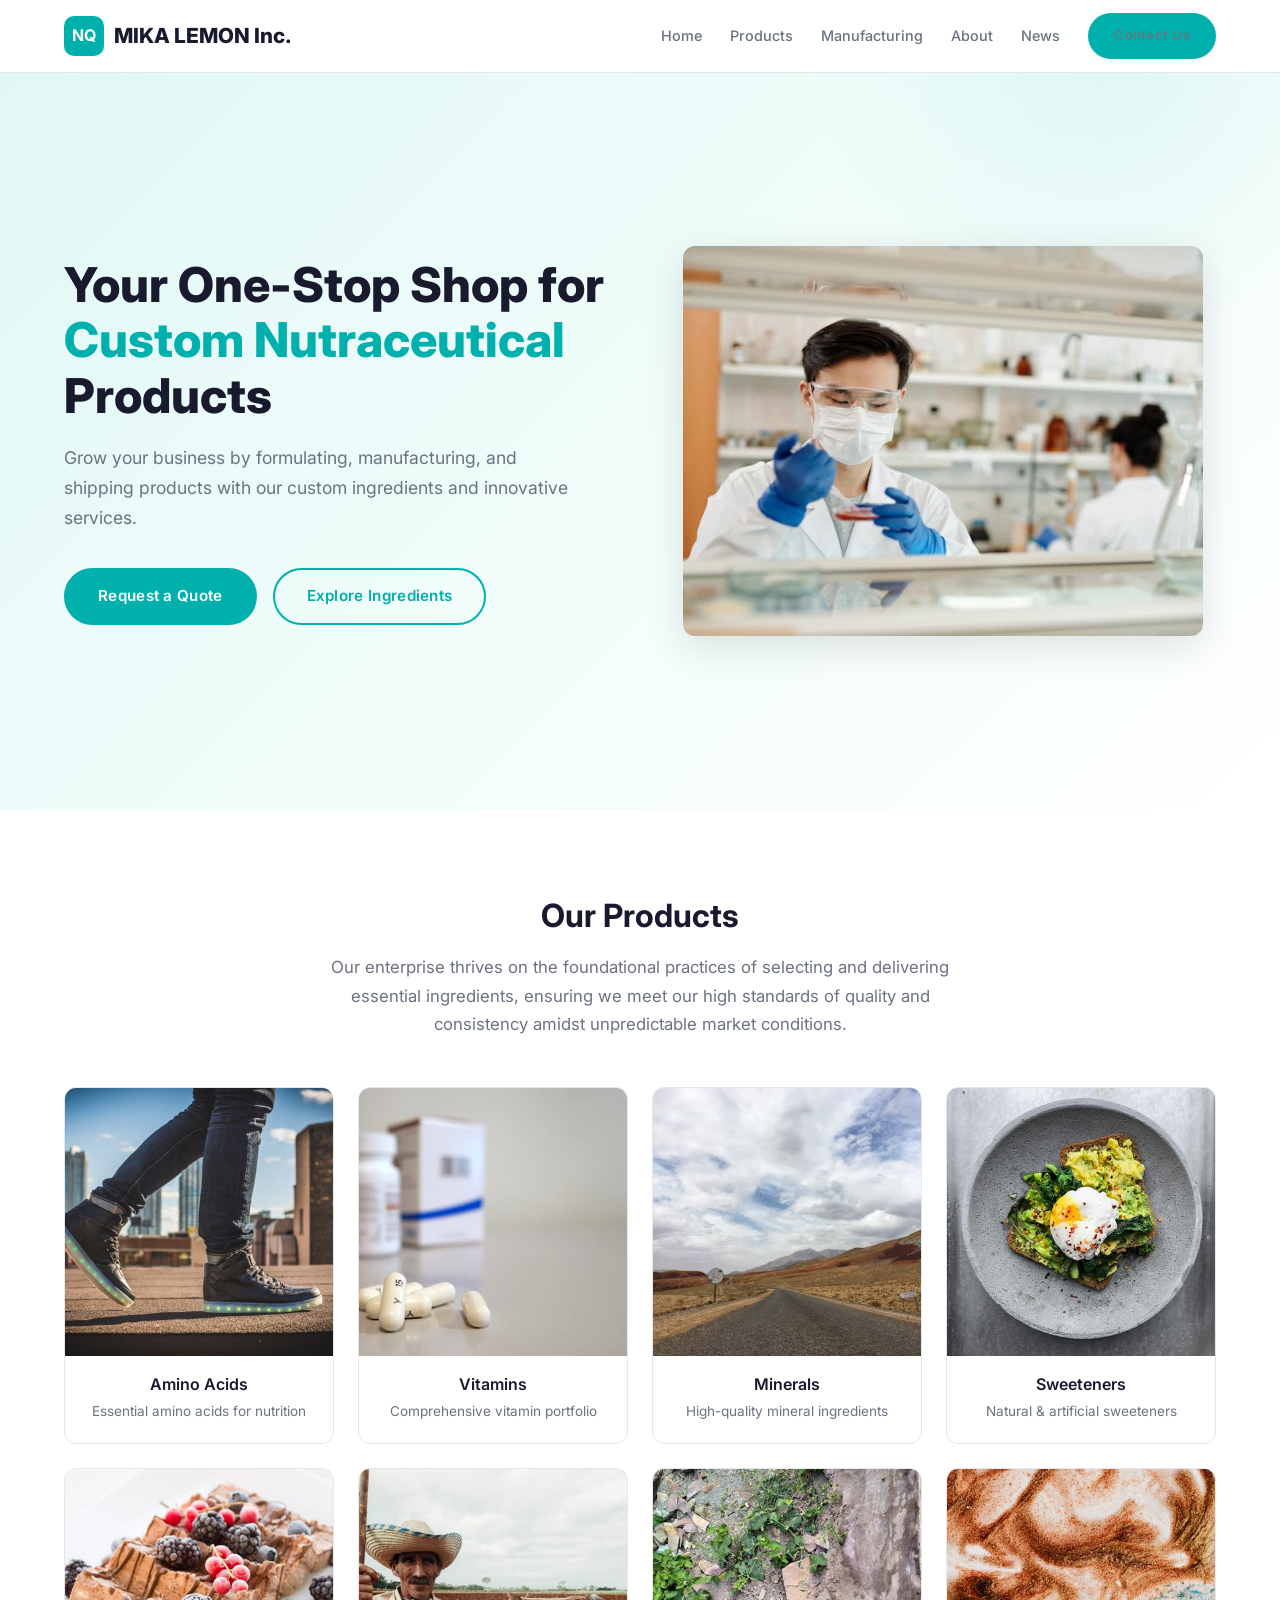
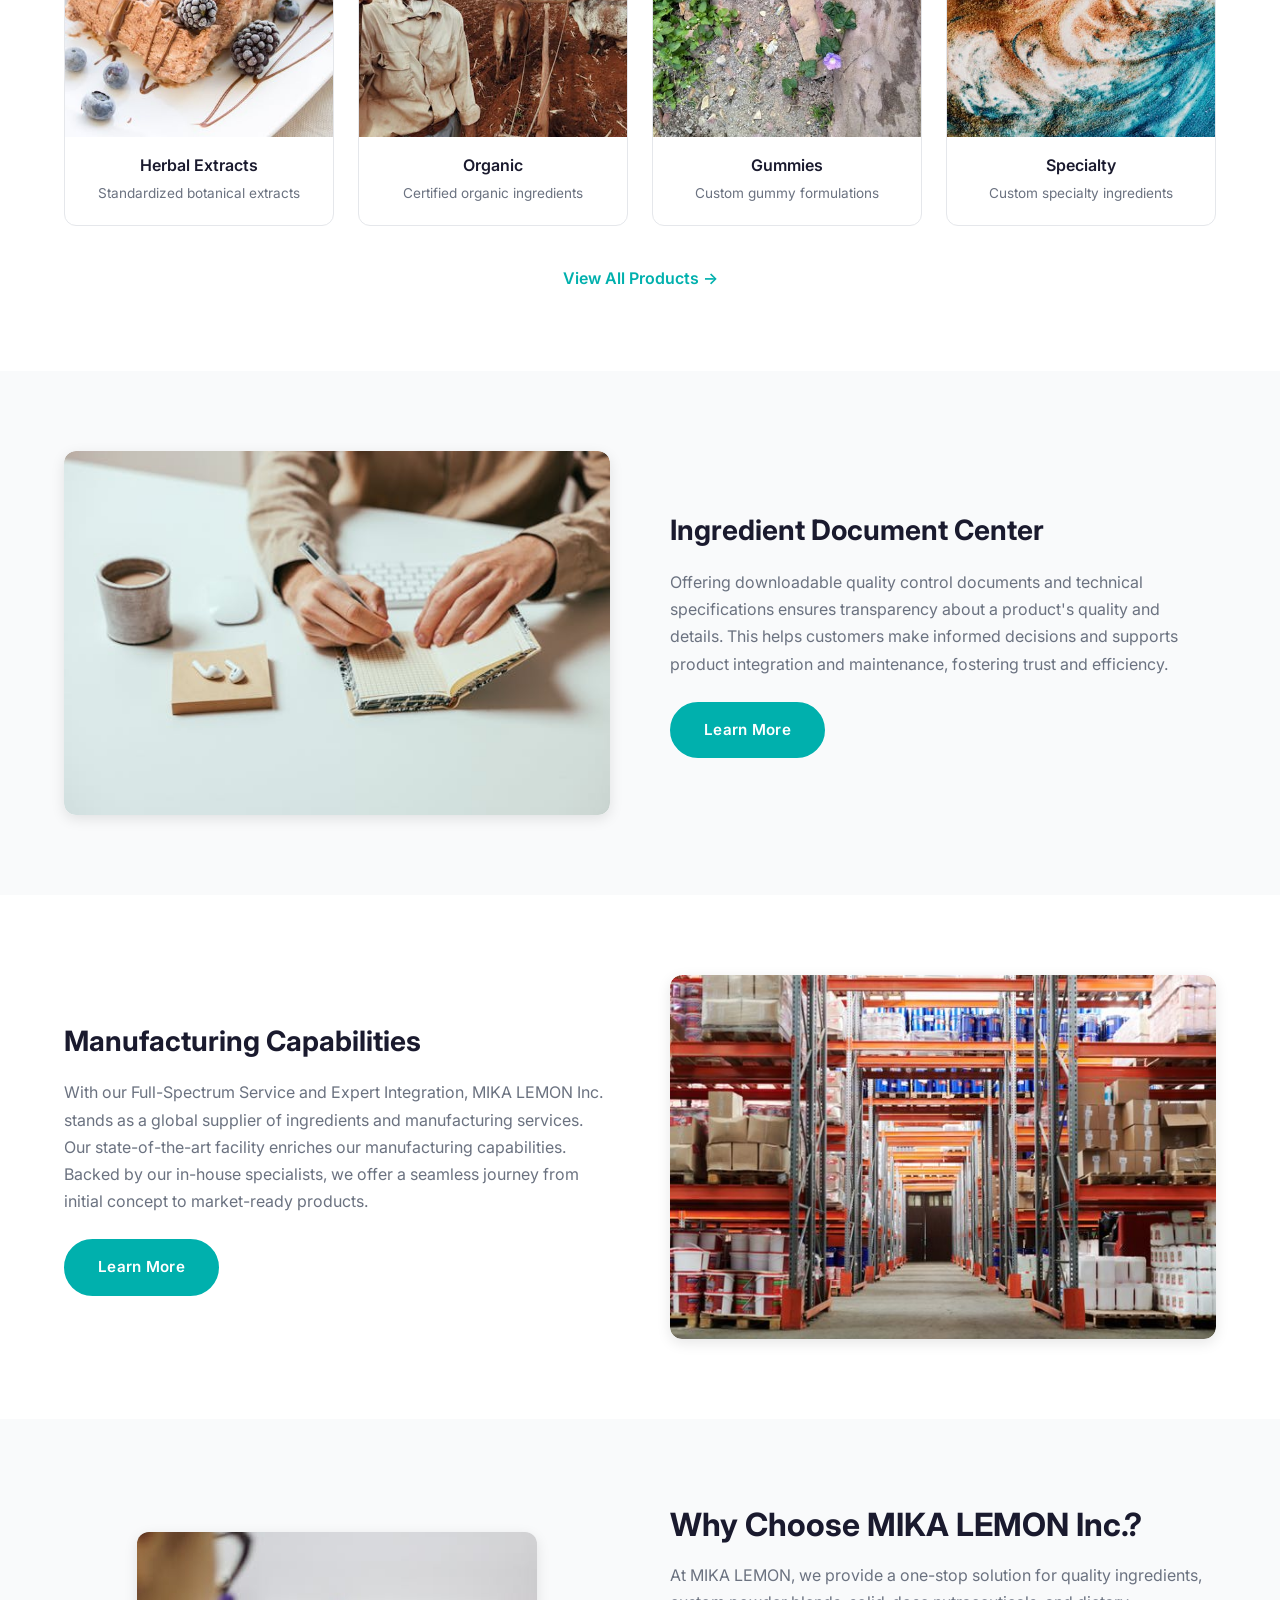
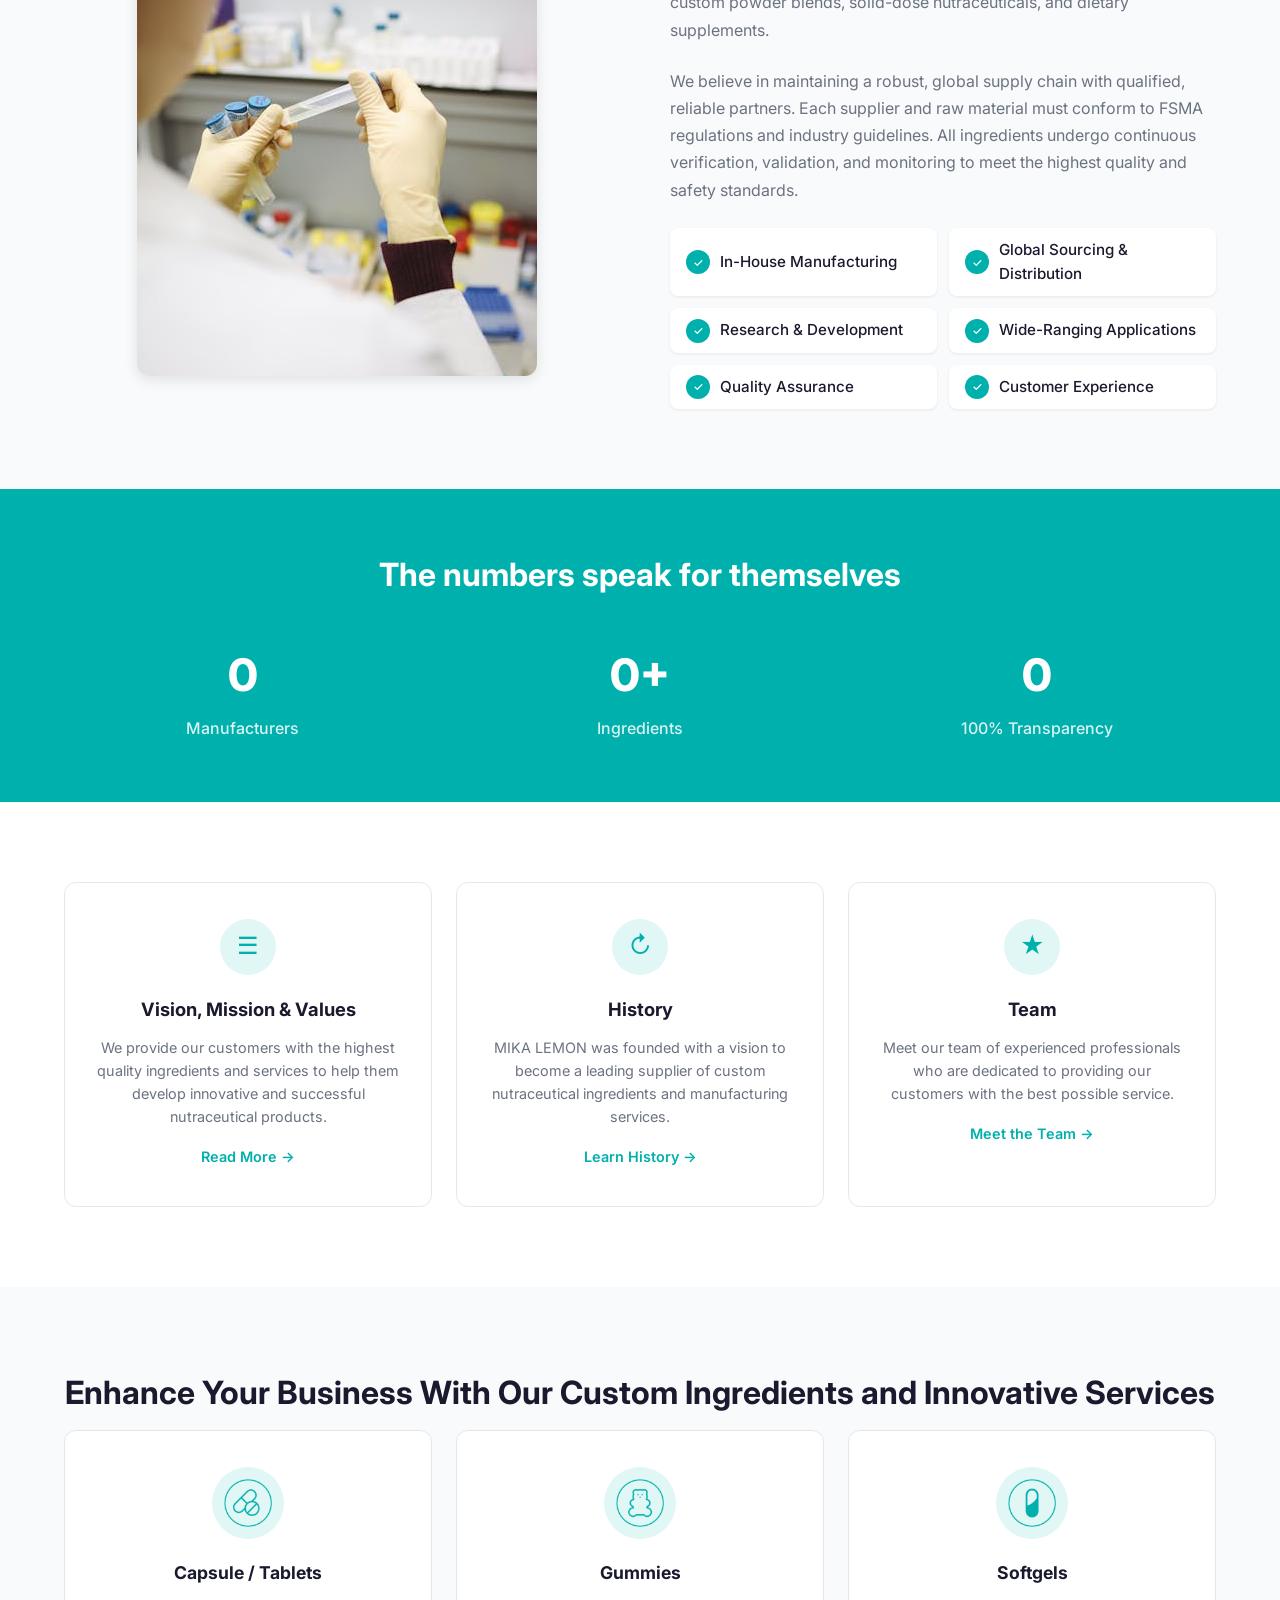
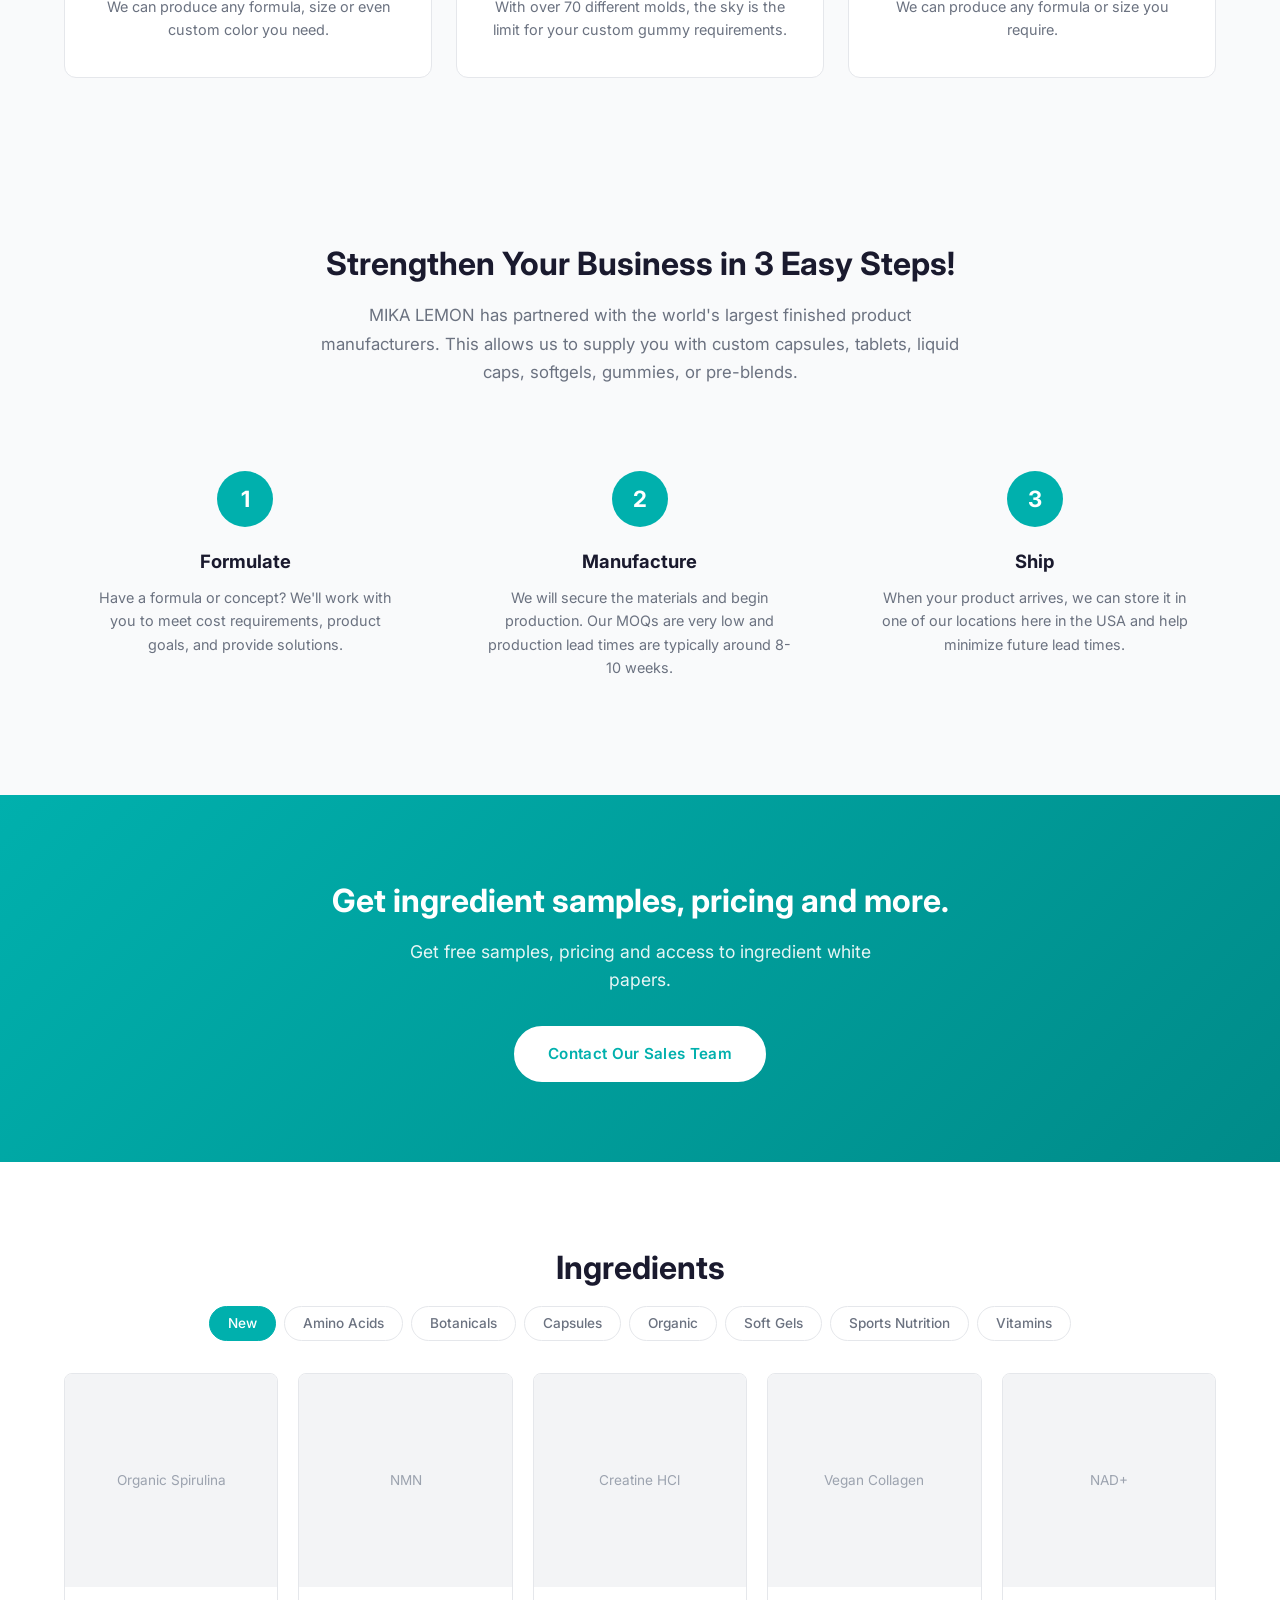
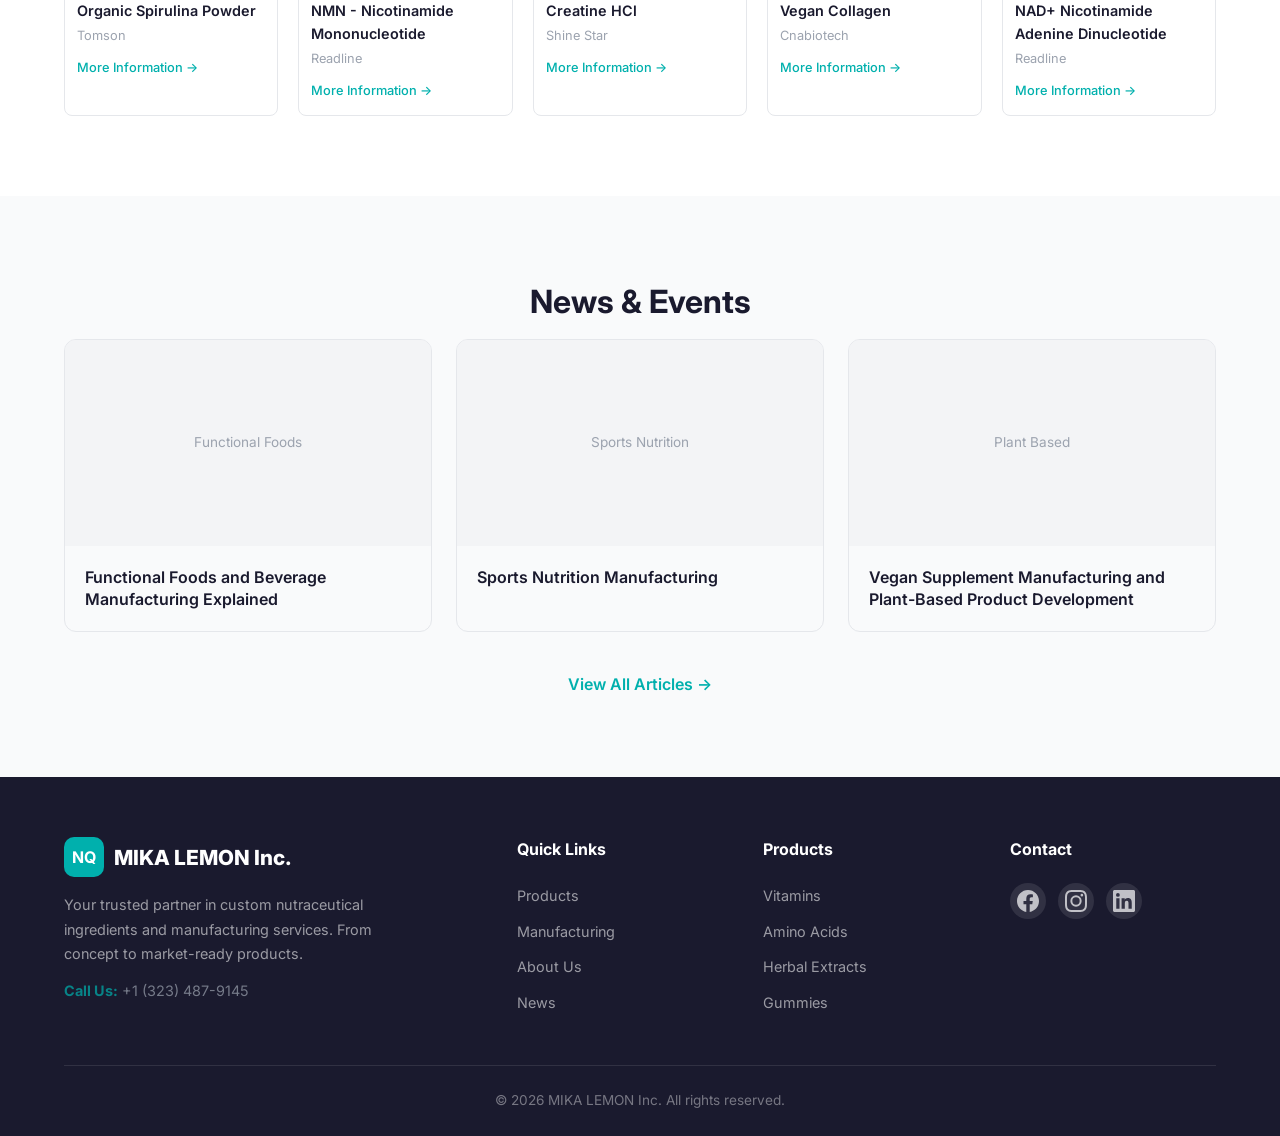
<file: index.html>
﻿<!DOCTYPE html>
<html lang="en">
<head>
  <meta charset="UTF-8">
  <meta name="viewport" content="width=device-width, initial-scale=1.0">
  <title>MIKA LEMON Inc. - Custom Nutraceutical Ingredients & Manufacturing</title>
  <meta name="description" content="MIKA LEMON Inc. provides high-quality custom nutraceutical ingredients, manufacturing, and supply chain solutions. From concept to market-ready products.">
  <link rel="preconnect" href="https://fonts.googleapis.com">
  <link rel="preconnect" href="https://fonts.gstatic.com" crossorigin>
  <link href="https://fonts.googleapis.com/css2?family=Inter:wght@400;500;600;700;800&display=swap" rel="stylesheet">
  <link rel="stylesheet" href="static/css/style.css">
</head>
<body>

  <!-- ==================== HEADER ==================== -->
  <header class="header">
    <div class="container">
      <a href="/" class="logo">
        <span class="logo-icon">NQ</span>
        MIKA LEMON Inc.
      </a>
      <nav class="nav-links">
        <a href="index.html">Home</a>
        <a href="#products">Products</a>
        <a href="#manufacturing">Manufacturing</a>
        <a href="#about">About</a>
        <a href="#news">News</a>
        <a href="#contact" class="btn btn-primary">Contact Us</a>
      </nav>
      <button class="menu-toggle" aria-label="Toggle menu">
        <span></span><span></span><span></span>
      </button>
    </div>
  </header>

  <!-- ==================== HERO ==================== -->
  <section class="hero">
    <div class="container">
      <div class="hero-content">
        <h1>Your One-Stop Shop for <span>Custom Nutraceutical</span> Products</h1>
        <p>Grow your business by formulating, manufacturing, and shipping products with our custom ingredients and innovative services.</p>
        <div class="hero-buttons">
          <a href="#contact" class="btn btn-primary">Request a Quote</a>
          <a href="#products" class="btn btn-outline">Explore Ingredients</a>
        </div>
      </div>
      <div class="hero-image">
        <img src="static/images/hero-ingredients.jpg" alt="Premium Ingredients" class="hero-img">
      </div>
    </div>
  </section>

  <!-- ==================== PRODUCTS ==================== -->
  <section class="section" id="products">
    <div class="container">
      <h2 class="section-title">Our Products</h2>
      <p class="section-subtitle">
        Our enterprise thrives on the foundational practices of selecting and delivering essential ingredients, ensuring we meet our high standards of quality and consistency amidst unpredictable market conditions.
      </p>
      <div class="products-grid">
        <div class="product-card"><div class="product-icon"><img src="static/images/amino-icon.png" alt="Amino Acids"></div><h3>Amino Acids</h3><p>Essential amino acids for nutrition</p></div>
        <div class="product-card"><div class="product-icon"><img src="static/images/vitamins-icon.png" alt="Vitamins"></div><h3>Vitamins</h3><p>Comprehensive vitamin portfolio</p></div>
        <div class="product-card"><div class="product-icon"><img src="static/images/minerals-icon.png" alt="Minerals"></div><h3>Minerals</h3><p>High-quality mineral ingredients</p></div>
        <div class="product-card"><div class="product-icon"><img src="static/images/sweeteners-icon.png" alt="Sweeteners"></div><h3>Sweeteners</h3><p>Natural &amp; artificial sweeteners</p></div>
        <div class="product-card"><div class="product-icon"><img src="static/images/herbal-extract-icon.png" alt="Herbal Extracts"></div><h3>Herbal Extracts</h3><p>Standardized botanical extracts</p></div>
        <div class="product-card"><div class="product-icon"><img src="static/images/organic-icon.png" alt="Organic"></div><h3>Organic</h3><p>Certified organic ingredients</p></div>
        <div class="product-card"><div class="product-icon"><img src="static/images/gummie-icon.png" alt="Gummies"></div><h3>Gummies</h3><p>Custom gummy formulations</p></div>
        <div class="product-card"><div class="product-icon"><img src="static/images/tablets-icon.png" alt="Specialty"></div><h3>Specialty</h3><p>Custom specialty ingredients</p></div>
      </div>
      <div class="view-all-link"><a href="#">View All Products &rarr;</a></div>
    </div>
  </section>

  <!-- ==================== DOCUMENT CENTER ==================== -->
  <section class="section" style="background:var(--bg-light);">
    <div class="container">
      <div class="feature-grid">
        <div class="feature-image">
          <img src="static/images/ingredient-doc-center.jpg" alt="Ingredient Document Center" style="width:100%;display:block;border-radius:var(--radius);">
        </div>
        <div class="feature-text">
          <h2>Ingredient Document Center</h2>
          <p>Offering downloadable quality control documents and technical specifications ensures transparency about a product's quality and details. This helps customers make informed decisions and supports product integration and maintenance, fostering trust and efficiency.</p>
          <a href="#" class="btn btn-primary">Learn More</a>
        </div>
      </div>
    </div>
  </section>

  <!-- ==================== MANUFACTURING ==================== -->
  <section class="section" id="manufacturing">
    <div class="container">
      <div class="feature-grid">
        <div class="feature-text">
          <h2>Manufacturing Capabilities</h2>
          <p>With our Full-Spectrum Service and Expert Integration, MIKA LEMON Inc. stands as a global supplier of ingredients and manufacturing services. Our state-of-the-art facility enriches our manufacturing capabilities. Backed by our in-house specialists, we offer a seamless journey from initial concept to market-ready products.</p>
          <a href="#" class="btn btn-primary">Learn More</a>
        </div>
        <div class="feature-image">
          <img src="static/images/manufacturing.jpg" alt="Manufacturing Facility" style="width:100%;display:block;border-radius:var(--radius);">
        </div>
      </div>
    </div>
  </section>

  <!-- ==================== WHY CHOOSE US ==================== -->
  <section class="section why-section" id="about">
    <div class="container">
      <div class="why-grid">
        <div class="why-image">
          <img src="static/images/why-choose.jpg" alt="MIKA LEMON One-Stop Solution" style="width:100%;max-width:400px;aspect-ratio:9/10;object-fit:cover;border-radius:var(--radius);box-shadow:var(--shadow-md);">
        </div>
        <div>
          <h2 class="section-title" style="text-align:left;">Why Choose MIKA LEMON Inc.?</h2>
          <p style="color:var(--text-muted);margin-bottom:24px;line-height:1.7;">
            At MIKA LEMON, we provide a one-stop solution for quality ingredients, custom powder blends, solid-dose nutraceuticals, and dietary supplements.
          </p>
          <p style="color:var(--text-muted);margin-bottom:24px;line-height:1.7;">
            We believe in maintaining a robust, global supply chain with qualified, reliable partners. Each supplier and raw material must conform to FSMA regulations and industry guidelines. All ingredients undergo continuous verification, validation, and monitoring to meet the highest quality and safety standards.
          </p>
          <div class="why-list">
            <div class="why-item"><span class="check">&#10003;</span> In-House Manufacturing</div>
            <div class="why-item"><span class="check">&#10003;</span> Global Sourcing &amp; Distribution</div>
            <div class="why-item"><span class="check">&#10003;</span> Research &amp; Development</div>
            <div class="why-item"><span class="check">&#10003;</span> Wide-Ranging Applications</div>
            <div class="why-item"><span class="check">&#10003;</span> Quality Assurance</div>
            <div class="why-item"><span class="check">&#10003;</span> Customer Experience</div>
          </div>
        </div>
      </div>
    </div>
  </section>

  <!-- ==================== STATS ==================== -->
  <section class="stats">
    <div class="container">
      <h2 class="section-title" style="color:#fff;margin-bottom:40px;">The numbers speak for themselves</h2>
      <div class="stats-grid">
        <div class="stat-item"><h3 data-target="300">0</h3><p>Manufacturers</p></div>
        <div class="stat-item"><h3 data-target="500">0+</h3><p>Ingredients</p></div>
        <div class="stat-item"><h3 data-target="100">0</h3><p>100% Transparency</p></div>
      </div>
    </div>
  </section>

  <!-- ==================== ABOUT CARDS ==================== -->
  <section class="section">
    <div class="container">
      <div class="about-cards">
        <div class="about-card">
          <div class="icon">&#9776;</div>
          <h3>Vision, Mission &amp; Values</h3>
          <p>We provide our customers with the highest quality ingredients and services to help them develop innovative and successful nutraceutical products.</p>
          <a href="#" class="link">Read More &rarr;</a>
        </div>
        <div class="about-card">
          <div class="icon">&#8635;</div>
          <h3>History</h3>
          <p>MIKA LEMON was founded with a vision to become a leading supplier of custom nutraceutical ingredients and manufacturing services.</p>
          <a href="#" class="link">Learn History &rarr;</a>
        </div>
        <div class="about-card">
          <div class="icon">&#9733;</div>
          <h3>Team</h3>
          <p>Meet our team of experienced professionals who are dedicated to providing our customers with the best possible service.</p>
          <a href="#" class="link">Meet the Team &rarr;</a>
        </div>
      </div>
    </div>
  </section>

  <!-- ==================== SERVICES ==================== -->
  <section class="section" style="background:var(--bg-light);">
    <div class="container">
      <h2 class="section-title">Enhance Your Business With Our Custom Ingredients and Innovative Services</h2>
      <div class="services-grid">
        <div class="service-card">
          <div class="service-icon"><img src="static/images/tablets-service-icon.png" alt="Capsule/Tablets"></div>
          <h3>Capsule / Tablets</h3>
          <p>We can produce any formula, size or even custom color you need.</p>
        </div>
        <div class="service-card">
          <div class="service-icon"><img src="static/images/gummies-service-icon.png" alt="Gummies"></div>
          <h3>Gummies</h3>
          <p>With over 70 different molds, the sky is the limit for your custom gummy requirements.</p>
        </div>
        <div class="service-card">
          <div class="service-icon"><img src="static/images/softgels-service-icon.png" alt="Softgels"></div>
          <h3>Softgels</h3>
          <p>We can produce any formula or size you require.</p>
        </div>
      </div>
    </div>
  </section>

  <!-- ==================== STEPS ==================== -->
  <section class="section steps-section">
    <div class="container">
      <h2 class="section-title">Strengthen Your Business in 3 Easy Steps!</h2>
      <p class="section-subtitle">
        MIKA LEMON has partnered with the world's largest finished product manufacturers. This allows us to supply you with custom capsules, tablets, liquid caps, softgels, gummies, or pre-blends.
      </p>
      <div class="steps-grid">
        <div class="step-card">
          <div class="step-number">1</div>
          <h3>Formulate</h3>
          <p>Have a formula or concept? We'll work with you to meet cost requirements, product goals, and provide solutions.</p>
        </div>
        <div class="step-card">
          <div class="step-number">2</div>
          <h3>Manufacture</h3>
          <p>We will secure the materials and begin production. Our MOQs are very low and production lead times are typically around 8-10 weeks.</p>
        </div>
        <div class="step-card">
          <div class="step-number">3</div>
          <h3>Ship</h3>
          <p>When your product arrives, we can store it in one of our locations here in the USA and help minimize future lead times.</p>
        </div>
      </div>
    </div>
  </section>

  <!-- ==================== CTA ==================== -->
  <section class="cta-section" id="contact">
    <div class="container">
      <h2>Get ingredient samples, pricing and more.</h2>
      <p>Get free samples, pricing and access to ingredient white papers.</p>
      <a href="#" class="btn btn-white">Contact Our Sales Team</a>
    </div>
  </section>

  <!-- ==================== INGREDIENTS ==================== -->
  <section class="section">
    <div class="container">
      <h2 class="section-title">Ingredients</h2>
      <div class="category-tags">
        <span class="category-tag active">New</span>
        <span class="category-tag">Amino Acids</span>
        <span class="category-tag">Botanicals</span>
        <span class="category-tag">Capsules</span>
        <span class="category-tag">Organic</span>
        <span class="category-tag">Soft Gels</span>
        <span class="category-tag">Sports Nutrition</span>
        <span class="category-tag">Vitamins</span>
      </div>
      <div class="ingredients-grid">
        <div class="ingredient-item">
          <div class="ingredient-img">Organic Spirulina</div>
          <div class="ingredient-info">
            <h4>Organic Spirulina Powder</h4>
            <p class="brand">Tomson</p>
            <a href="#" class="more-link">More Information &rarr;</a>
          </div>
        </div>
        <div class="ingredient-item">
          <div class="ingredient-img">NMN</div>
          <div class="ingredient-info">
            <h4>NMN - Nicotinamide Mononucleotide</h4>
            <p class="brand">Readline</p>
            <a href="#" class="more-link">More Information &rarr;</a>
          </div>
        </div>
        <div class="ingredient-item">
          <div class="ingredient-img">Creatine HCl</div>
          <div class="ingredient-info">
            <h4>Creatine HCl</h4>
            <p class="brand">Shine Star</p>
            <a href="#" class="more-link">More Information &rarr;</a>
          </div>
        </div>
        <div class="ingredient-item">
          <div class="ingredient-img">Vegan Collagen</div>
          <div class="ingredient-info">
            <h4>Vegan Collagen</h4>
            <p class="brand">Cnabiotech</p>
            <a href="#" class="more-link">More Information &rarr;</a>
          </div>
        </div>
        <div class="ingredient-item">
          <div class="ingredient-img">NAD+</div>
          <div class="ingredient-info">
            <h4>NAD+ Nicotinamide Adenine Dinucleotide</h4>
            <p class="brand">Readline</p>
            <a href="#" class="more-link">More Information &rarr;</a>
          </div>
        </div>
      </div>
    </div>
  </section>

  <!-- ==================== NEWS ==================== -->
  <section class="section" style="background:var(--bg-light);" id="news">
    <div class="container">
      <h2 class="section-title">News &amp; Events</h2>
      <div class="news-grid">
        <div class="news-card">
          <div class="news-img">Functional Foods</div>
          <div class="news-content"><h4>Functional Foods and Beverage Manufacturing Explained</h4></div>
        </div>
        <div class="news-card">
          <div class="news-img">Sports Nutrition</div>
          <div class="news-content"><h4>Sports Nutrition Manufacturing</h4></div>
        </div>
        <div class="news-card">
          <div class="news-img">Plant Based</div>
          <div class="news-content"><h4>Vegan Supplement Manufacturing and Plant-Based Product Development</h4></div>
        </div>
      </div>
      <div class="view-all-news"><a href="#">View All Articles &rarr;</a></div>
    </div>
  </section>

  <!-- ==================== FOOTER ==================== -->
  <footer class="footer">
    <div class="container">
      <div class="footer-grid">
        <div class="footer-brand">
          <a href="/" class="logo">
            <span class="logo-icon">NQ</span>
            MIKA LEMON Inc.
          </a>
          <p>Your trusted partner in custom nutraceutical ingredients and manufacturing services. From concept to market-ready products.</p>
          <p style="margin-top:12px;"><strong style="font-size:0.9rem;color:var(--primary);">Call Us:</strong> <a href="tel:+13234879145" style="color:var(--text-light);text-decoration:none;">+1 (323) 487-9145</a></p>
        </div>
        <div class="footer-col">
          <h4>Quick Links</h4>
          <ul>
            <li><a href="products.html">Products</a></li>
            <li><a href="manufacturing.html">Manufacturing</a></li>
            <li><a href="about.html">About Us</a></li>
            <li><a href="news.html">News</a></li>
          </ul>
        </div>
        <div class="footer-col">
          <h4>Products</h4>
          <ul>
            <li><a href="products.html">Vitamins</a></li>
            <li><a href="products.html">Amino Acids</a></li>
            <li><a href="products.html">Herbal Extracts</a></li>
            <li><a href="products.html">Gummies</a></li>
          </ul>
        </div>
        <div class="footer-col">
          <h4>Contact</h4>
          <div class="footer-social">
            <a href="#" class="social-link" aria-label="Facebook">
              <svg width="22" height="22" viewBox="0 0 24 24" fill="currentColor"><path d="M24 12.073c0-6.627-5.373-12-12-12s-12 5.373-12 12c0 5.99 4.388 10.954 10.125 11.854v-8.385H7.078v-3.47h3.047V9.43c0-3.007 1.792-4.669 4.533-4.669 1.312 0 2.686.235 2.686.235v2.953H15.83c-1.491 0-1.956.925-1.956 1.874v2.25h3.328l-.532 3.47h-2.796v8.385C19.612 23.027 24 18.062 24 12.073z"/></svg>
            </a>
            <a href="#" class="social-link" aria-label="Instagram">
              <svg width="22" height="22" viewBox="0 0 24 24" fill="currentColor"><path d="M12 2.163c3.204 0 3.584.012 4.85.07 3.252.148 4.771 1.691 4.919 4.919.058 1.265.069 1.645.069 4.849 0 3.205-.012 3.584-.069 4.849-.149 3.225-1.664 4.771-4.919 4.919-1.266.058-1.644.07-4.85.07-3.204 0-3.584-.012-4.849-.07-3.26-.149-4.771-1.699-4.919-4.92-.058-1.265-.07-1.644-.07-4.849 0-3.204.013-3.583.07-4.849.149-3.227 1.664-4.771 4.919-4.919 1.266-.057 1.645-.069 4.849-.069zM12 0C8.741 0 8.333.014 7.053.072 2.695.272.273 2.69.073 7.052.014 8.333 0 8.741 0 12c0 3.259.014 3.668.072 4.948.2 4.358 2.618 6.78 6.98 6.98C8.333 23.986 8.741 24 12 24c3.259 0 3.668-.014 4.948-.072 4.354-.2 6.782-2.618 6.979-6.98.059-1.28.073-1.689.073-4.948 0-3.259-.014-3.667-.072-4.947-.196-4.354-2.617-6.78-6.979-6.98C15.668.014 15.259 0 12 0zm0 5.838a6.162 6.162 0 100 12.324 6.162 6.162 0 000-12.324zM12 16a4 4 0 110-8 4 4 0 010 8zm6.406-11.845a1.44 1.44 0 100 2.881 1.44 1.44 0 000-2.881z"/></svg>
            </a>
            <a href="#" class="social-link" aria-label="LinkedIn">
              <svg width="22" height="22" viewBox="0 0 24 24" fill="currentColor"><path d="M20.447 20.452h-3.554v-5.569c0-1.328-.027-3.037-1.852-3.037-1.853 0-2.136 1.445-2.136 2.939v5.667H9.351V9h3.414v1.561h.046c.477-.9 1.637-1.85 3.37-1.85 3.601 0 4.267 2.37 4.267 5.455v6.286zM5.337 7.433a2.062 2.062 0 01-2.063-2.065 2.064 2.064 0 112.063 2.065zm1.782 13.019H3.555V9h3.564v11.452zM22.225 0H1.771C.792 0 0 .774 0 1.729v20.542C0 23.227.792 24 1.771 24h20.451C23.2 24 24 23.227 24 22.271V1.729C24 .774 23.2 0 22.222 0h.003z"/></svg>
            </a>
          </div>
        </div>
      </div>
      <div class="footer-bottom">&copy; 2026 MIKA LEMON Inc. All rights reserved.</div>
    </div>
  </footer>

  <script src="https://code.jquery.com/jquery-3.7.1.min.js" integrity="sha256-/JqT3SQfawRcv/BIHPThkBvs0OEvtFFmqPF/lYI/Cxo=" crossorigin="anonymous"></script>
  <script src="https://code.jquery.com/jquery-3.7.1.min.js"></script>
  <script src="static/js/main.js"></script>
</body>
</html>
</file>
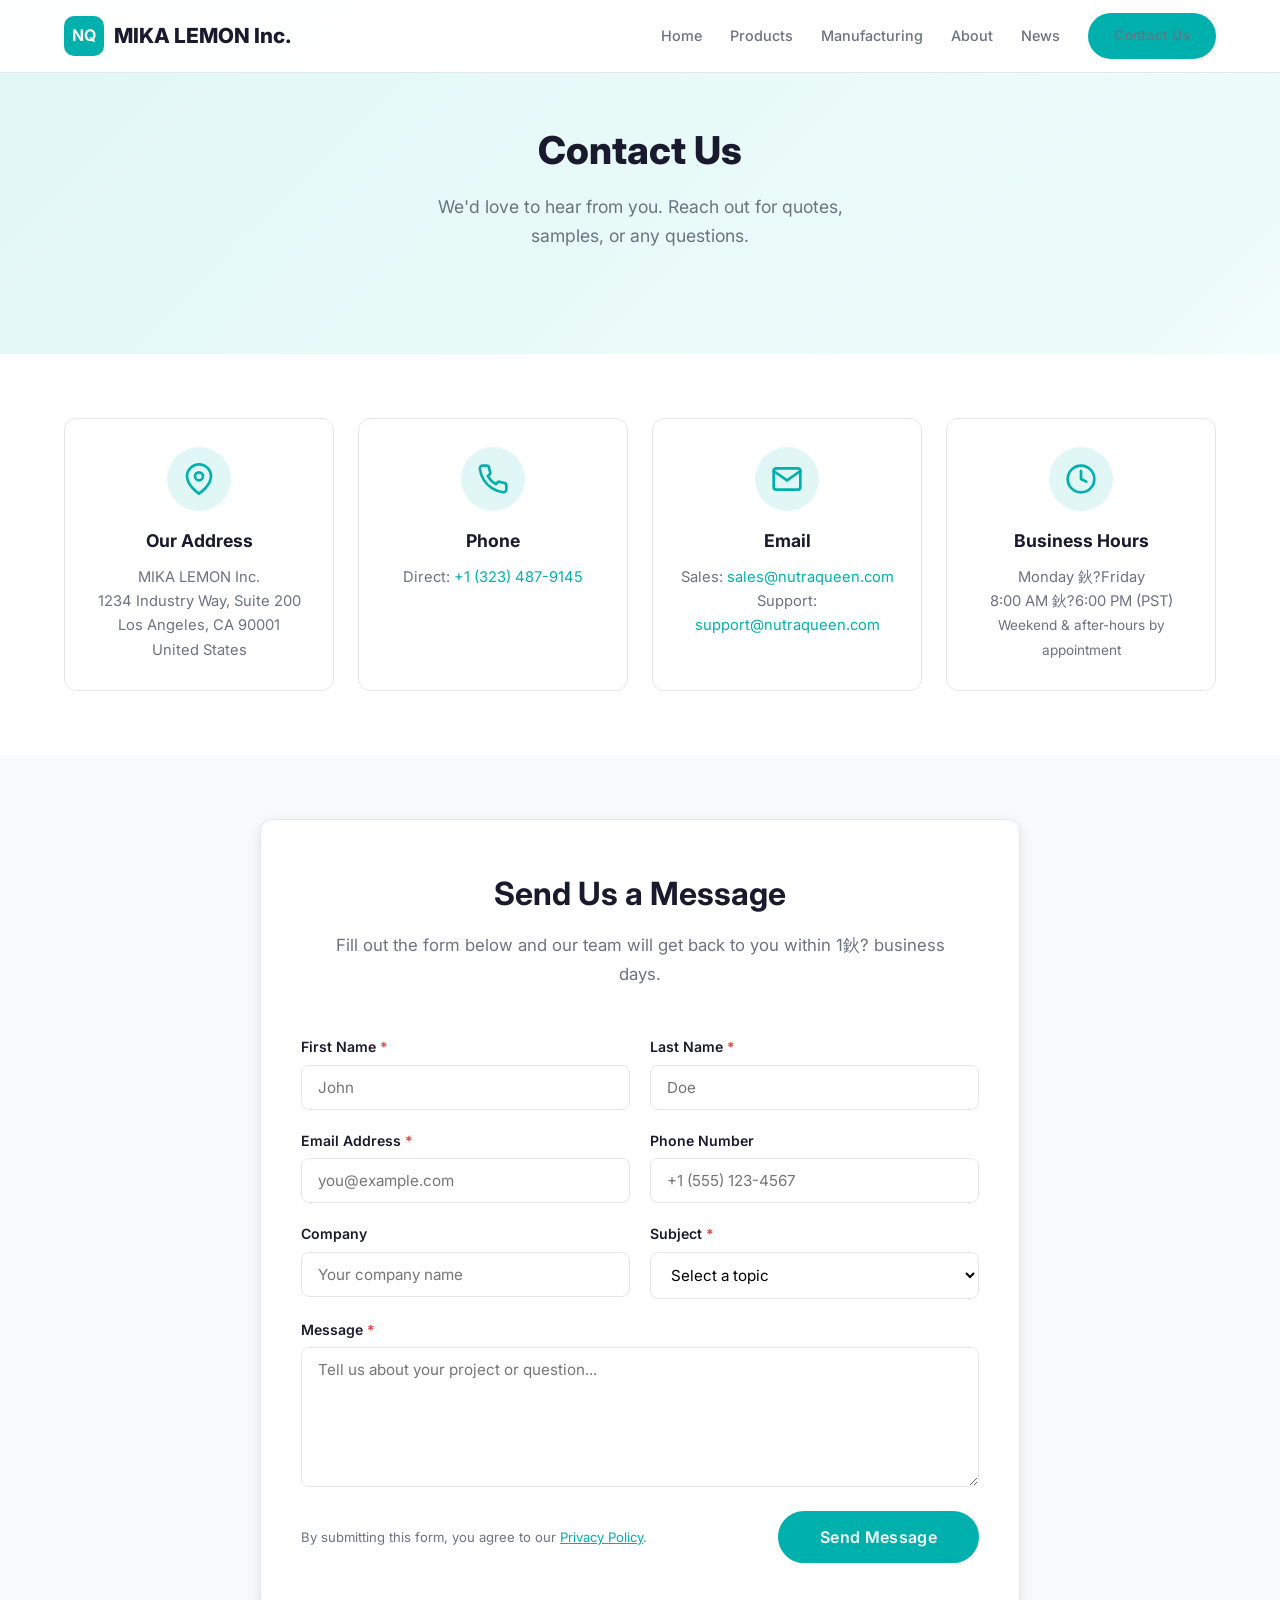
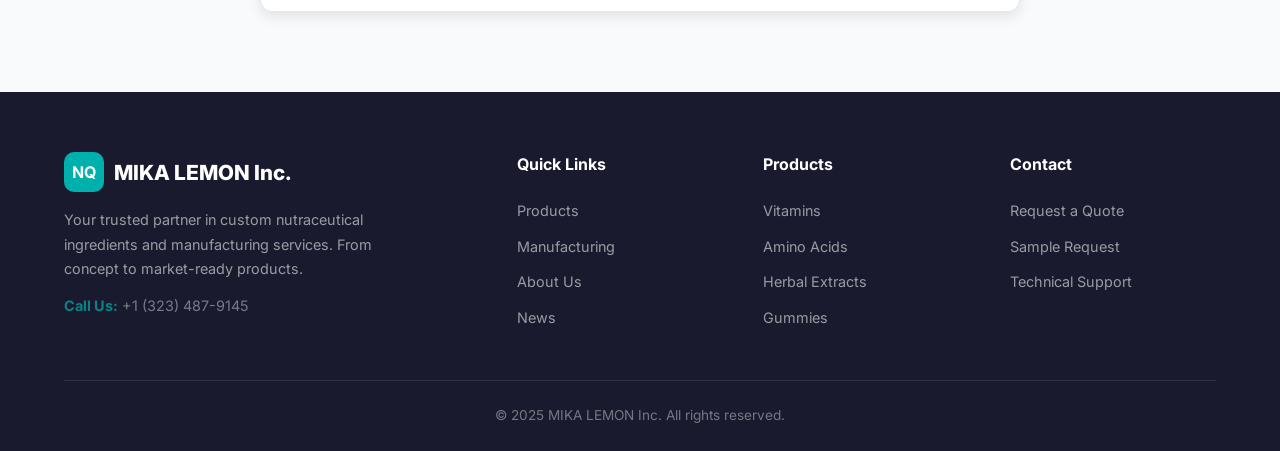
<file: contact.html>
﻿<!DOCTYPE html>
<html lang="en">
<head>
  <meta charset="UTF-8">
  <meta name="viewport" content="width=device-width, initial-scale=1.0">
  <title>Contact Us - MIKA LEMON Inc.</title>
  <meta name="description" content="Get in touch with MIKA LEMON Inc. Request a quote, ask about ingredients, or speak with our team.">
  <link rel="preconnect" href="https://fonts.googleapis.com">
  <link rel="preconnect" href="https://fonts.gstatic.com" crossorigin>
  <link href="https://fonts.googleapis.com/css2?family=Inter:wght@400;500;600;700;800&display=swap" rel="stylesheet">
  <link rel="stylesheet" href="static/css/style.css">
</head>
<body>

  <!-- ==================== HEADER ==================== -->
  <header class="header">
    <div class="container">
      <a href="/" class="logo">
        <span class="logo-icon">NQ</span>
        MIKA LEMON Inc.
      </a>
      <nav class="nav-links">
        <a href="index.html">Home</a>
        <a href="index.html#products">Products</a>
        <a href="index.html#manufacturing">Manufacturing</a>
        <a href="index.html#about">About</a>
        <a href="index.html#news">News</a>
        <a href="contact.html" class="btn btn-primary">Contact Us</a>
      </nav>
      <button class="menu-toggle" aria-label="Toggle menu">
        <span></span><span></span><span></span>
      </button>
    </div>
  </header>

  <!-- ==================== PAGE HEADER ==================== -->
  <section class="page-header">
    <div class="container">
      <h1>Contact Us</h1>
      <p>We'd love to hear from you. Reach out for quotes, samples, or any questions.</p>
    </div>
  </section>

  <!-- ==================== CONTACT INFO ==================== -->
  <section class="section contact-info-section">
    <div class="container">
      <div class="contact-info-grid">
        <!-- Address -->
        <div class="contact-info-card">
          <div class="contact-icon">
            <svg width="32" height="32" viewBox="0 0 24 24" fill="none" stroke="currentColor" stroke-width="2" stroke-linecap="round" stroke-linejoin="round">
              <path d="M21 10c0 7-9 13-9 13s-9-6-9-13a9 9 0 0 1 18 0z"/>
              <circle cx="12" cy="10" r="3"/>
            </svg>
          </div>
          <h3>Our Address</h3>
          <p>
            MIKA LEMON Inc.<br>
            1234 Industry Way, Suite 200<br>
            Los Angeles, CA 90001<br>
            United States
          </p>
        </div>

        <!-- Phone -->
        <div class="contact-info-card">
          <div class="contact-icon">
            <svg width="32" height="32" viewBox="0 0 24 24" fill="none" stroke="currentColor" stroke-width="2" stroke-linecap="round" stroke-linejoin="round">
              <path d="M22 16.92v3a2 2 0 0 1-2.18 2 19.79 19.79 0 0 1-8.63-3.07 19.5 19.5 0 0 1-6-6 19.79 19.79 0 0 1-3.07-8.67A2 2 0 0 1 4.11 2h3a2 2 0 0 1 2 1.72 12.84 12.84 0 0 0 .7 2.81 2 2 0 0 1-.45 2.11L8.09 9.91a16 16 0 0 0 6 6l1.27-1.27a2 2 0 0 1 2.11-.45 12.84 12.84 0 0 0 2.81.7A2 2 0 0 1 22 16.92z"/>
            </svg>
          </div>
          <h3>Phone</h3>
          <p>Direct: <a href="tel:+13234879145">+1 (323) 487-9145</a></p>
        </div>

        <!-- Email -->
        <div class="contact-info-card">
          <div class="contact-icon">
            <svg width="32" height="32" viewBox="0 0 24 24" fill="none" stroke="currentColor" stroke-width="2" stroke-linecap="round" stroke-linejoin="round">
              <path d="M4 4h16c1.1 0 2 .9 2 2v12c0 1.1-.9 2-2 2H4c-1.1 0-2-.9-2-2V6c0-1.1.9-2 2-2z"/>
              <polyline points="22,6 12,13 2,6"/>
            </svg>
          </div>
          <h3>Email</h3>
          <p>
            Sales: <a href="mailto:sales@nutraqueen.com">sales@nutraqueen.com</a><br>
            Support: <a href="mailto:support@nutraqueen.com">support@nutraqueen.com</a>
          </p>
        </div>

        <!-- Business Hours -->
        <div class="contact-info-card">
          <div class="contact-icon">
            <svg width="32" height="32" viewBox="0 0 24 24" fill="none" stroke="currentColor" stroke-width="2" stroke-linecap="round" stroke-linejoin="round">
              <circle cx="12" cy="12" r="10"/>
              <polyline points="12 6 12 12 16 14"/>
            </svg>
          </div>
          <h3>Business Hours</h3>
          <p>
            Monday 鈥?Friday<br>
            8:00 AM 鈥?6:00 PM (PST)<br>
            <span style="font-size:0.85rem;color:var(--text-muted);">Weekend &amp; after-hours by appointment</span>
          </p>
        </div>
      </div>
    </div>
  </section>

  <!-- ==================== CONTACT FORM ==================== -->
  <section class="section contact-form-section" id="contact-form">
    <div class="container">
      <div class="form-wrapper">
        <h2 class="section-title">Send Us a Message</h2>
        <p class="section-subtitle">
          Fill out the form below and our team will get back to you within 1鈥? business days.
        </p>

        <form id="contactForm" class="contact-form" novalidate>
          <!-- Name -->
          <div class="form-row">
            <div class="form-group">
              <label for="firstName">First Name <span class="required">*</span></label>
              <input type="text" id="firstName" name="firstName" placeholder="John" required>
            </div>
            <div class="form-group">
              <label for="lastName">Last Name <span class="required">*</span></label>
              <input type="text" id="lastName" name="lastName" placeholder="Doe" required>
            </div>
          </div>

          <!-- Email & Phone -->
          <div class="form-row">
            <div class="form-group">
              <label for="email">Email Address <span class="required">*</span></label>
              <input type="email" id="email" name="email" placeholder="you@example.com" required>
            </div>
            <div class="form-group">
              <label for="phone">Phone Number</label>
              <input type="tel" id="phone" name="phone" placeholder="+1 (555) 123-4567">
            </div>
          </div>

          <!-- Company & Subject -->
          <div class="form-row">
            <div class="form-group">
              <label for="company">Company</label>
              <input type="text" id="company" name="company" placeholder="Your company name">
            </div>
            <div class="form-group">
              <label for="subject">Subject <span class="required">*</span></label>
              <select id="subject" name="subject" required>
                <option value="" disabled selected>Select a topic</option>
                <option value="quote">Request a Quote</option>
                <option value="sample">Sample Request</option>
                <option value="manufacturing">Manufacturing Inquiry</option>
                <option value="partnership">Partnership Opportunity</option>
                <option value="technical">Technical Support</option>
                <option value="other">Other</option>
              </select>
            </div>
          </div>

          <!-- Message -->
          <div class="form-group">
            <label for="message">Message <span class="required">*</span></label>
            <textarea id="message" name="message" rows="6" placeholder="Tell us about your project or question..." required></textarea>
          </div>

          <!-- Submit -->
          <div class="form-footer">
            <p class="form-note">
              By submitting this form, you agree to our <a href="#">Privacy Policy</a>.
            </p>
            <button type="submit" class="btn btn-primary btn-submit">
              Send Message
              <span class="spinner" style="display:none;"></span>
            </button>
          </div>

          <!-- Feedback message -->
          <div id="formFeedback" class="form-feedback" style="display:none;"></div>
        </form>
      </div>
    </div>
  </section>

  <!-- ==================== FOOTER ==================== -->
  <footer class="footer">
    <div class="container">
      <div class="footer-grid">
        <div class="footer-brand">
          <a href="/" class="logo">
            <span class="logo-icon">NQ</span>
            MIKA LEMON Inc.
          </a>
          <p>Your trusted partner in custom nutraceutical ingredients and manufacturing services. From concept to market-ready products.</p>
          <p style="margin-top:12px;"><strong style="font-size:0.9rem;color:var(--primary);">Call Us:</strong> <a href="tel:+13234879145" style="color:var(--text-light);text-decoration:none;">+1 (323) 487-9145</a></p>
        </div>
        <div class="footer-col">
          <h4>Quick Links</h4>
          <ul>
            <li><a href="products.html">Products</a></li>
            <li><a href="manufacturing.html">Manufacturing</a></li>
            <li><a href="about.html">About Us</a></li>
            <li><a href="news.html">News</a></li>
          </ul>
        </div>
        <div class="footer-col">
          <h4>Products</h4>
          <ul>
            <li><a href="products.html">Vitamins</a></li>
            <li><a href="products.html">Amino Acids</a></li>
            <li><a href="products.html">Herbal Extracts</a></li>
            <li><a href="products.html">Gummies</a></li>
          </ul>
        </div>
        <div class="footer-col">
          <h4>Contact</h4>
          <ul>
            <li><a href="contact.html">Request a Quote</a></li>
            <li><a href="contact.html">Sample Request</a></li>
            <li><a href="contact.html">Technical Support</a></li>
          </ul>
        </div>
      </div>
      <div class="footer-bottom">&copy; 2025 MIKA LEMON Inc. All rights reserved.</div>
    </div>
  </footer>

  <script src="https://code.jquery.com/jquery-3.7.1.min.js"></script>
  <script src="static/js/main.js"></script>
  <script src="static/js/contact.js"></script>
</body>
</html>
</file>
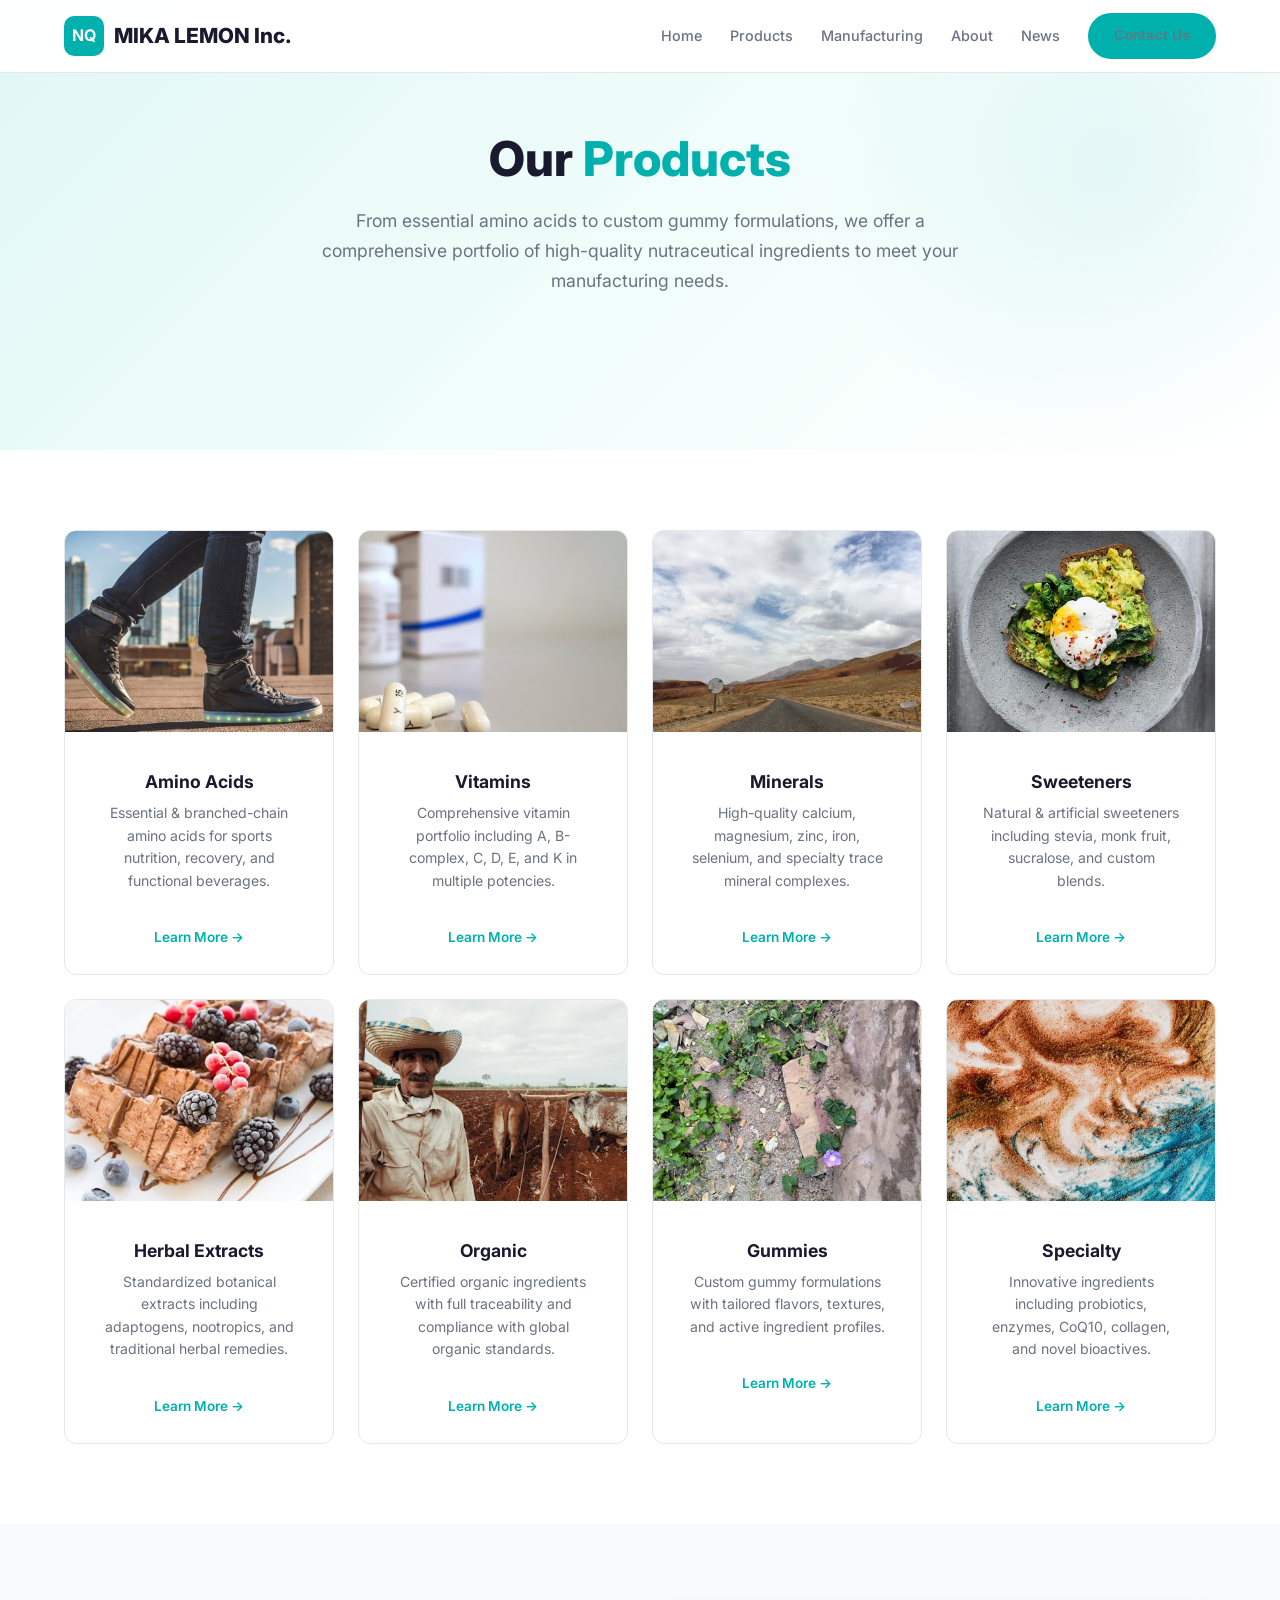
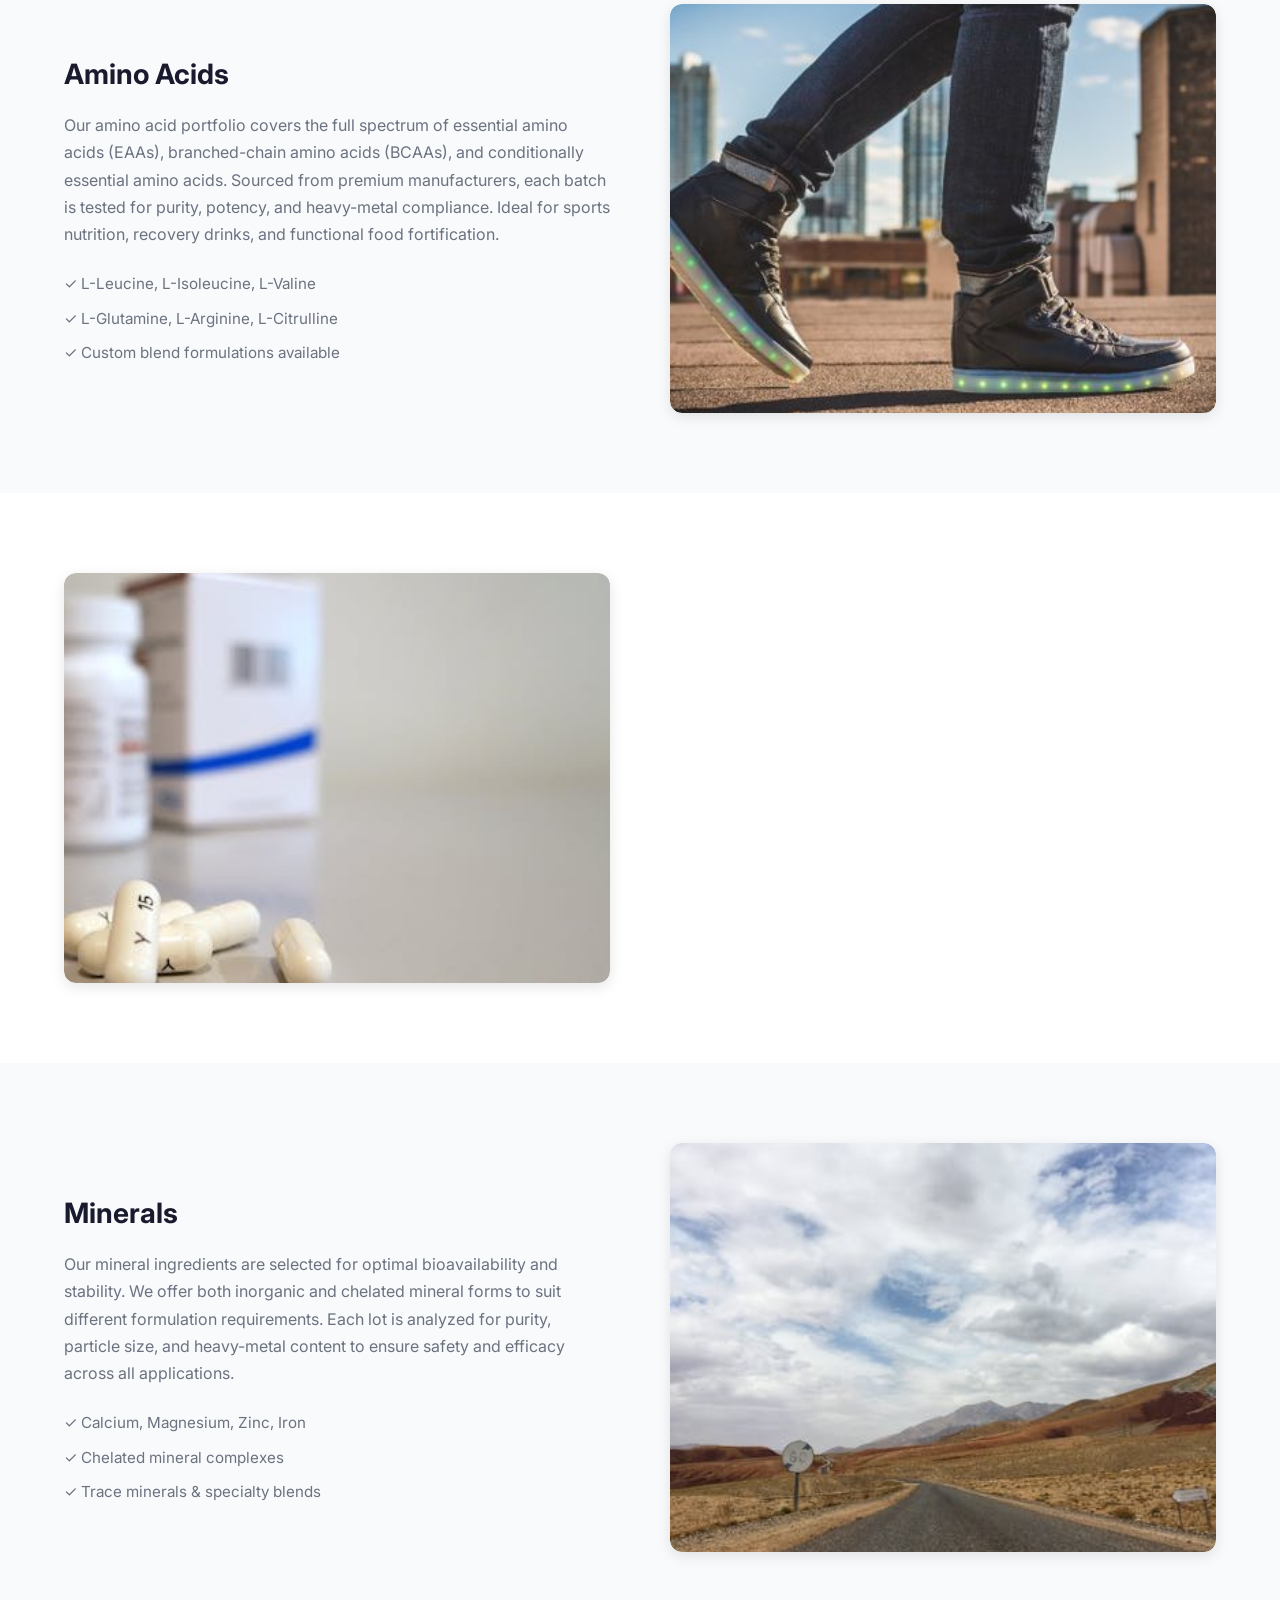
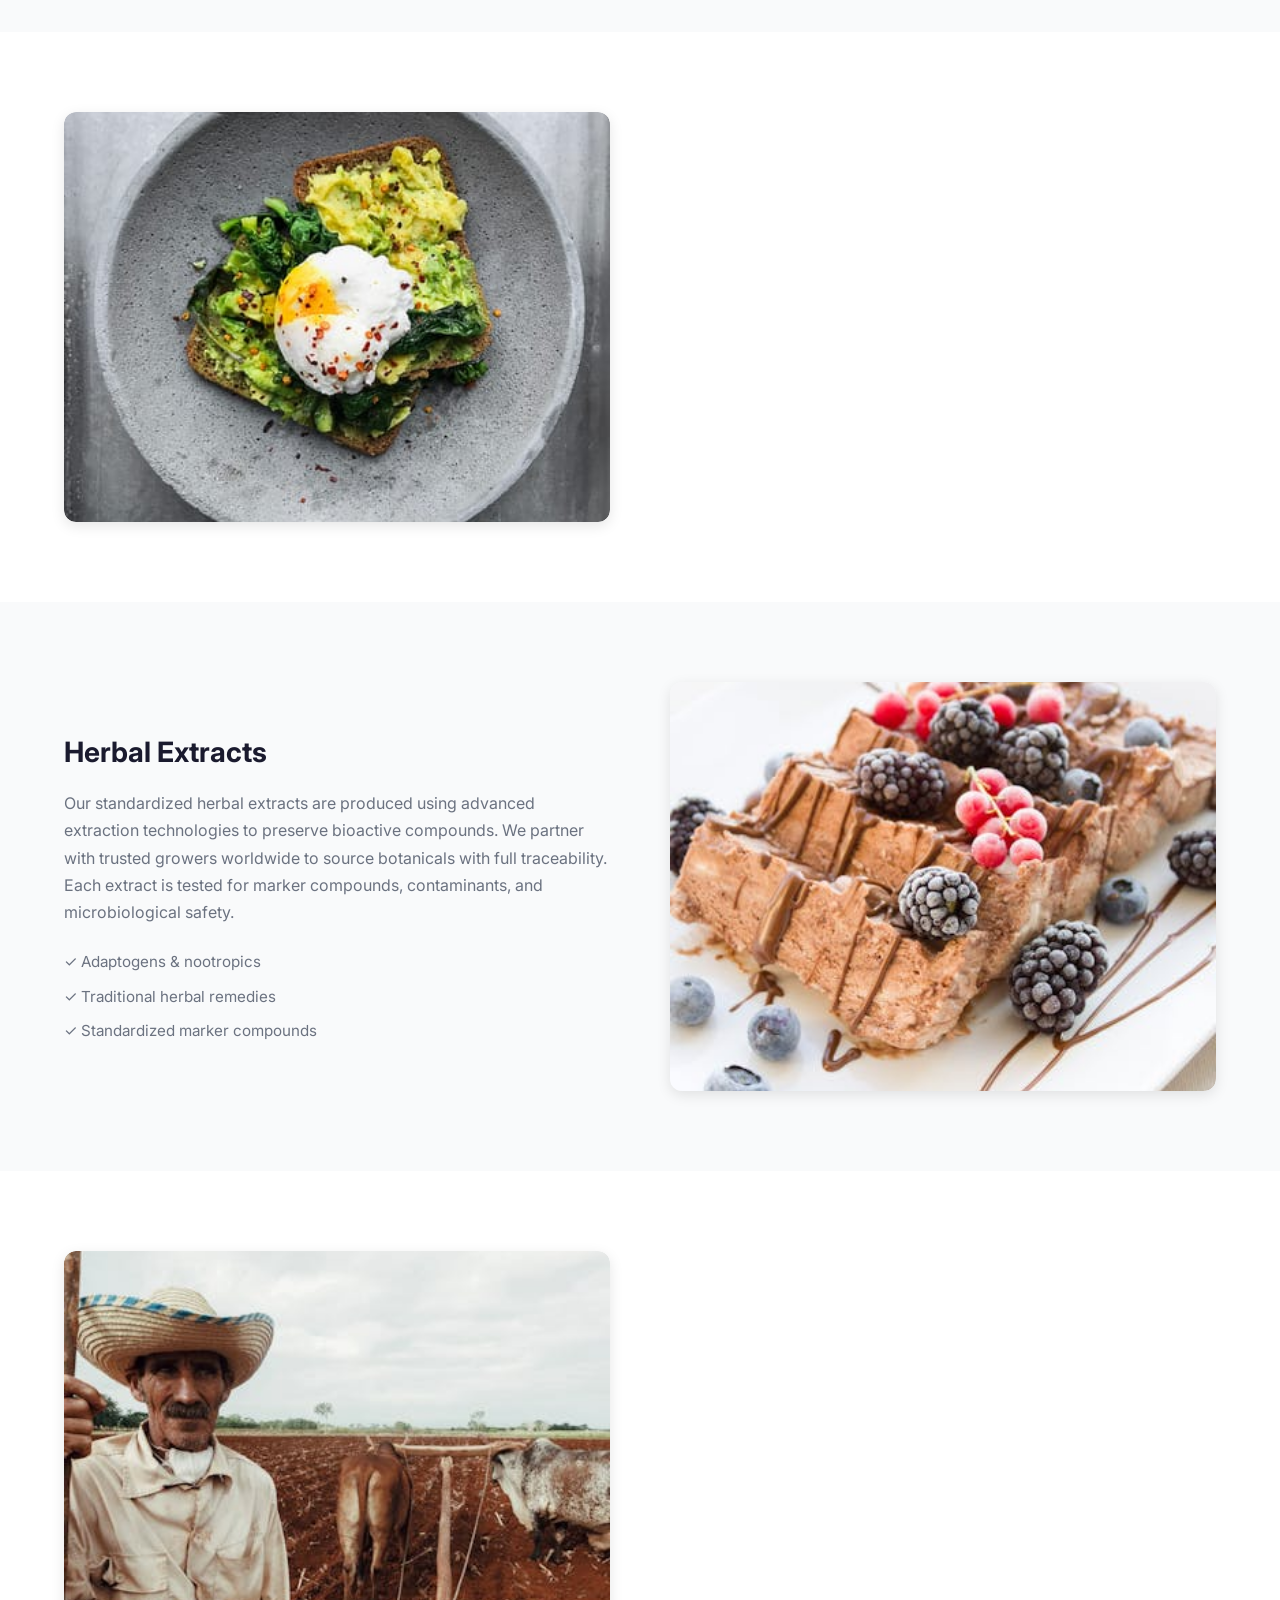
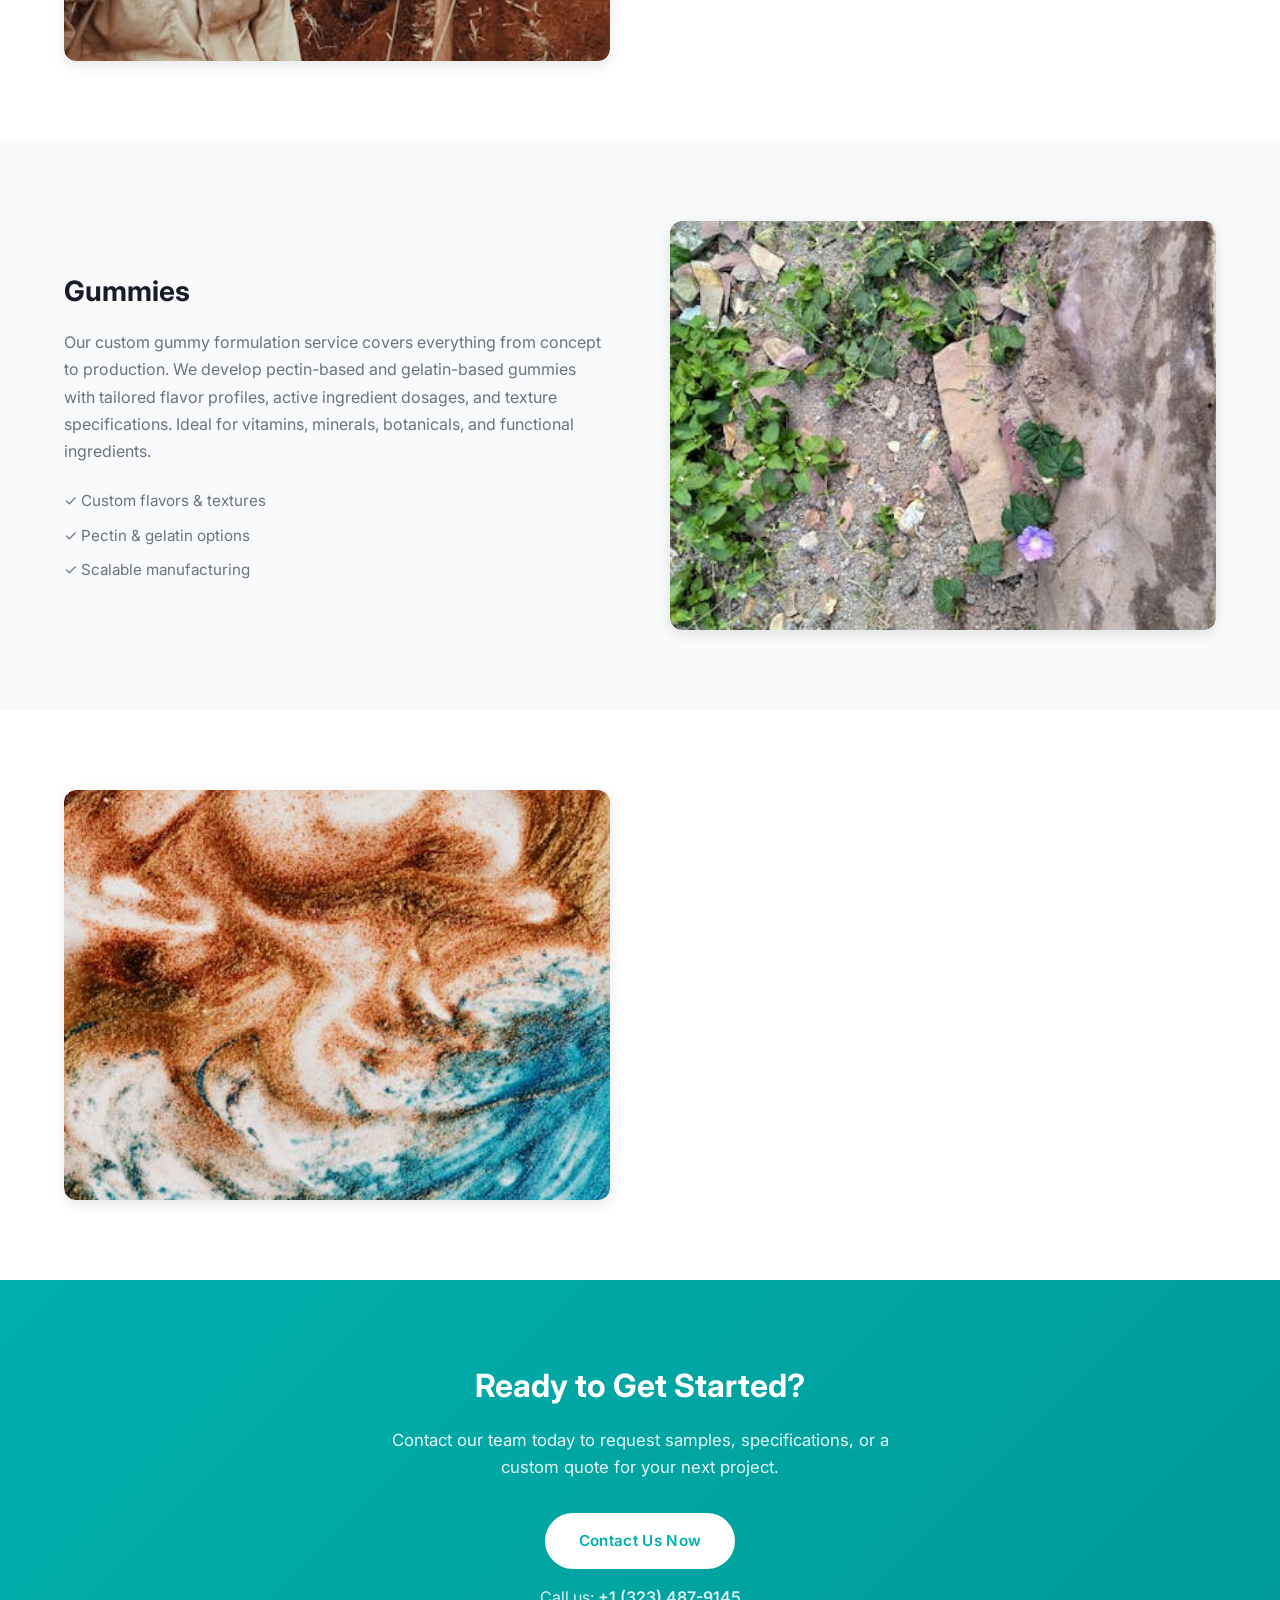
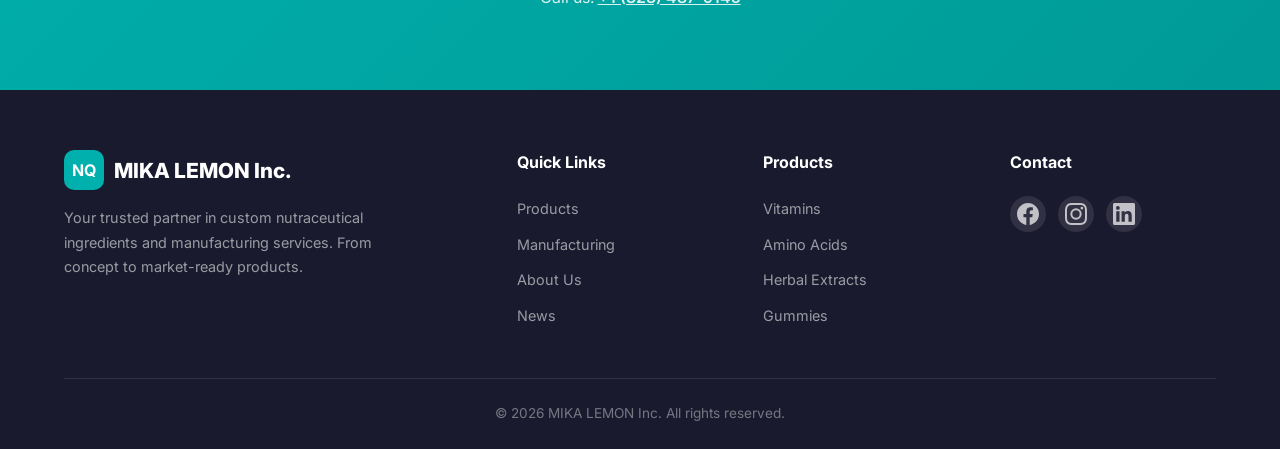
<file: products.html>
﻿<!DOCTYPE html>
<html lang="en">
<head>
  <meta charset="UTF-8">
  <meta name="viewport" content="width=device-width, initial-scale=1.0">
  <title>Our Products - MIKA LEMON Inc.</title>
  <meta name="description" content="Explore MIKA LEMON Inc.'s full product range: Amino Acids, Vitamins, Minerals, Sweeteners, Herbal Extracts, Organic ingredients, Gummies, and Specialty products.">
  <link rel="preconnect" href="https://fonts.googleapis.com">
  <link rel="preconnect" href="https://fonts.gstatic.com" crossorigin>
  <link href="https://fonts.googleapis.com/css2?family=Inter:wght@400;500;600;700;800&display=swap" rel="stylesheet">
  <link rel="stylesheet" href="static/css/style.css">
</head>
<body>

  <!-- ==================== HEADER ==================== -->
  <header class="header">
    <div class="container">
      <a href="/" class="logo">
        <span class="logo-icon">NQ</span>
        MIKA LEMON Inc.
      </a>
      <nav class="nav-links">
        <a href="index.html">Home</a>
        <a href="products.html" class="active">Products</a>
        <a href="index.html#manufacturing">Manufacturing</a>
        <a href="index.html#about">About</a>
        <a href="index.html#news">News</a>
        <a href="#contact" class="btn btn-primary">Contact Us</a>
      </nav>
      <button class="menu-toggle" aria-label="Toggle menu">
        <span></span><span></span><span></span>
      </button>
    </div>
  </header>

  <!-- ==================== PRODUCTS HERO ==================== -->
  <section class="hero" style="min-height:50vh;padding-top:72px;padding-bottom:60px;">
    <div class="container">
      <div class="hero-content" style="text-align:center;grid-column:1/-1;">
        <h1>Our <span>Products</span></h1>
        <p style="max-width:640px;margin:0 auto 36px;">
          From essential amino acids to custom gummy formulations, we offer a comprehensive portfolio of high-quality nutraceutical ingredients to meet your manufacturing needs.
        </p>
      </div>
    </div>
  </section>

    <!-- ==================== ALL PRODUCTS GRID ==================== -->
  <section class="section" id="all-products">
    <div class="container">
      <div class="products-grid">

        <div class="product-card" style="border:1px solid var(--border-color);border-radius:var(--radius);overflow:hidden;transition:var(--transition);background:var(--bg-white);">
          <div style="width:100%;aspect-ratio:4/3;overflow:hidden;">
            <img src="static/images/amino-icon.png" alt="Amino Acids" style="width:100%;height:100%;object-fit:cover;display:block;">
          </div>
          <div style="padding:20px 24px 24px;">
            <h3 style="font-size:1.1rem;font-weight:700;margin-bottom:6px;">Amino Acids</h3>
            <p style="font-size:0.88rem;color:var(--text-muted);line-height:1.6;margin-bottom:12px;">Essential &amp; branched-chain amino acids for sports nutrition, recovery, and functional beverages.</p>
            <a href="#amino-acids" style="color:var(--primary);font-weight:600;font-size:0.85rem;">Learn More &rarr;</a>
          </div>
        </div>

        <div class="product-card" style="border:1px solid var(--border-color);border-radius:var(--radius);overflow:hidden;transition:var(--transition);background:var(--bg-white);">
          <div style="width:100%;aspect-ratio:4/3;overflow:hidden;">
            <img src="static/images/vitamins-icon.png" alt="Vitamins" style="width:100%;height:100%;object-fit:cover;display:block;">
          </div>
          <div style="padding:20px 24px 24px;">
            <h3 style="font-size:1.1rem;font-weight:700;margin-bottom:6px;">Vitamins</h3>
            <p style="font-size:0.88rem;color:var(--text-muted);line-height:1.6;margin-bottom:12px;">Comprehensive vitamin portfolio including A, B-complex, C, D, E, and K in multiple potencies.</p>
            <a href="#vitamins" style="color:var(--primary);font-weight:600;font-size:0.85rem;">Learn More &rarr;</a>
          </div>
        </div>

        <div class="product-card" style="border:1px solid var(--border-color);border-radius:var(--radius);overflow:hidden;transition:var(--transition);background:var(--bg-white);">
          <div style="width:100%;aspect-ratio:4/3;overflow:hidden;">
            <img src="static/images/minerals-icon.png" alt="Minerals" style="width:100%;height:100%;object-fit:cover;display:block;">
          </div>
          <div style="padding:20px 24px 24px;">
            <h3 style="font-size:1.1rem;font-weight:700;margin-bottom:6px;">Minerals</h3>
            <p style="font-size:0.88rem;color:var(--text-muted);line-height:1.6;margin-bottom:12px;">High-quality calcium, magnesium, zinc, iron, selenium, and specialty trace mineral complexes.</p>
            <a href="#minerals" style="color:var(--primary);font-weight:600;font-size:0.85rem;">Learn More &rarr;</a>
          </div>
        </div>

        <div class="product-card" style="border:1px solid var(--border-color);border-radius:var(--radius);overflow:hidden;transition:var(--transition);background:var(--bg-white);">
          <div style="width:100%;aspect-ratio:4/3;overflow:hidden;">
            <img src="static/images/sweeteners-icon.png" alt="Sweeteners" style="width:100%;height:100%;object-fit:cover;display:block;">
          </div>
          <div style="padding:20px 24px 24px;">
            <h3 style="font-size:1.1rem;font-weight:700;margin-bottom:6px;">Sweeteners</h3>
            <p style="font-size:0.88rem;color:var(--text-muted);line-height:1.6;margin-bottom:12px;">Natural &amp; artificial sweeteners including stevia, monk fruit, sucralose, and custom blends.</p>
            <a href="#sweeteners" style="color:var(--primary);font-weight:600;font-size:0.85rem;">Learn More &rarr;</a>
          </div>
        </div>

        <div class="product-card" style="border:1px solid var(--border-color);border-radius:var(--radius);overflow:hidden;transition:var(--transition);background:var(--bg-white);">
          <div style="width:100%;aspect-ratio:4/3;overflow:hidden;">
            <img src="static/images/herbal-extract-icon.png" alt="Herbal Extracts" style="width:100%;height:100%;object-fit:cover;display:block;">
          </div>
          <div style="padding:20px 24px 24px;">
            <h3 style="font-size:1.1rem;font-weight:700;margin-bottom:6px;">Herbal Extracts</h3>
            <p style="font-size:0.88rem;color:var(--text-muted);line-height:1.6;margin-bottom:12px;">Standardized botanical extracts including adaptogens, nootropics, and traditional herbal remedies.</p>
            <a href="#herbal-extracts" style="color:var(--primary);font-weight:600;font-size:0.85rem;">Learn More &rarr;</a>
          </div>
        </div>

        <div class="product-card" style="border:1px solid var(--border-color);border-radius:var(--radius);overflow:hidden;transition:var(--transition);background:var(--bg-white);">
          <div style="width:100%;aspect-ratio:4/3;overflow:hidden;">
            <img src="static/images/organic-icon.png" alt="Organic" style="width:100%;height:100%;object-fit:cover;display:block;">
          </div>
          <div style="padding:20px 24px 24px;">
            <h3 style="font-size:1.1rem;font-weight:700;margin-bottom:6px;">Organic</h3>
            <p style="font-size:0.88rem;color:var(--text-muted);line-height:1.6;margin-bottom:12px;">Certified organic ingredients with full traceability and compliance with global organic standards.</p>
            <a href="#organic" style="color:var(--primary);font-weight:600;font-size:0.85rem;">Learn More &rarr;</a>
          </div>
        </div>

        <div class="product-card" style="border:1px solid var(--border-color);border-radius:var(--radius);overflow:hidden;transition:var(--transition);background:var(--bg-white);">
          <div style="width:100%;aspect-ratio:4/3;overflow:hidden;">
            <img src="static/images/gummie-icon.png" alt="Gummies" style="width:100%;height:100%;object-fit:cover;display:block;">
          </div>
          <div style="padding:20px 24px 24px;">
            <h3 style="font-size:1.1rem;font-weight:700;margin-bottom:6px;">Gummies</h3>
            <p style="font-size:0.88rem;color:var(--text-muted);line-height:1.6;margin-bottom:12px;">Custom gummy formulations with tailored flavors, textures, and active ingredient profiles.</p>
            <a href="#gummies" style="color:var(--primary);font-weight:600;font-size:0.85rem;">Learn More &rarr;</a>
          </div>
        </div>

        <div class="product-card" style="border:1px solid var(--border-color);border-radius:var(--radius);overflow:hidden;transition:var(--transition);background:var(--bg-white);">
          <div style="width:100%;aspect-ratio:4/3;overflow:hidden;">
            <img src="static/images/tablets-icon.png" alt="Specialty" style="width:100%;height:100%;object-fit:cover;display:block;">
          </div>
          <div style="padding:20px 24px 24px;">
            <h3 style="font-size:1.1rem;font-weight:700;margin-bottom:6px;">Specialty</h3>
            <p style="font-size:0.88rem;color:var(--text-muted);line-height:1.6;margin-bottom:12px;">Innovative ingredients including probiotics, enzymes, CoQ10, collagen, and novel bioactives.</p>
            <a href="#specialty" style="color:var(--primary);font-weight:600;font-size:0.85rem;">Learn More &rarr;</a>
          </div>
        </div>

      </div>
    </div>
  </section>

  <!-- ==================== CATEGORY DETAILS ==================== -->
  <section class="section" style="background:var(--bg-light);" id="amino-acids">
    <div class="container">
      <div class="feature-grid">
        <div class="feature-text">
          <h2>Amino Acids</h2>
          <p>Our amino acid portfolio covers the full spectrum of essential amino acids (EAAs), branched-chain amino acids (BCAAs), and conditionally essential amino acids. Sourced from premium manufacturers, each batch is tested for purity, potency, and heavy-metal compliance. Ideal for sports nutrition, recovery drinks, and functional food fortification.</p>
          <ul style="margin-top:20px;display:flex;flex-direction:column;gap:10px;">
            <li style="display:flex;align-items:center;gap:10px;font-size:0.95rem;color:var(--text-muted);">✓ L-Leucine, L-Isoleucine, L-Valine</li>
            <li style="display:flex;align-items:center;gap:10px;font-size:0.95rem;color:var(--text-muted);">✓ L-Glutamine, L-Arginine, L-Citrulline</li>
            <li style="display:flex;align-items:center;gap:10px;font-size:0.95rem;color:var(--text-muted);">✓ Custom blend formulations available</li>
          </ul>
        </div>
        <div class="feature-image" style="text-align:center;">
          <div style="width:100%;aspect-ratio:4/3;border-radius:var(--radius);overflow:hidden;">
            <img src="static/images/amino-icon.png" alt="Amino Acids" style="width:100%;height:100%;object-fit:cover;display:block;">
          </div></div>
      </div>
    </div>
  </section>

  <section class="section" id="vitamins">
    <div class="container">
      <div class="feature-grid">
        <div class="feature-image" style="text-align:center;">
          <div style="width:100%;aspect-ratio:4/3;border-radius:var(--radius);overflow:hidden;">
            <img src="static/images/vitamins-icon.png" alt="Vitamins" style="width:100%;height:100%;object-fit:cover;display:block;">
          </div></div>
      </div>
    </div>
  </section>

  <section class="section" style="background:var(--bg-light);" id="minerals">
    <div class="container">
      <div class="feature-grid">
        <div class="feature-text">
          <h2>Minerals</h2>
          <p>Our mineral ingredients are selected for optimal bioavailability and stability. We offer both inorganic and chelated mineral forms to suit different formulation requirements. Each lot is analyzed for purity, particle size, and heavy-metal content to ensure safety and efficacy across all applications.</p>
          <ul style="margin-top:20px;display:flex;flex-direction:column;gap:10px;">
            <li style="display:flex;align-items:center;gap:10px;font-size:0.95rem;color:var(--text-muted);">✓ Calcium, Magnesium, Zinc, Iron</li>
            <li style="display:flex;align-items:center;gap:10px;font-size:0.95rem;color:var(--text-muted);">✓ Chelated mineral complexes</li>
            <li style="display:flex;align-items:center;gap:10px;font-size:0.95rem;color:var(--text-muted);">✓ Trace minerals &amp; specialty blends</li>
          </ul>
        </div>
        <div class="feature-image" style="text-align:center;">
          <div style="width:100%;aspect-ratio:4/3;border-radius:var(--radius);overflow:hidden;">
            <img src="static/images/minerals-icon.png" alt="Minerals" style="width:100%;height:100%;object-fit:cover;display:block;">
          </div></div>
      </div>
    </div>
  </section>

  <section class="section" id="sweeteners">
    <div class="container">
      <div class="feature-grid">
        <div class="feature-image" style="text-align:center;">
          <div style="width:100%;aspect-ratio:4/3;border-radius:var(--radius);overflow:hidden;">
            <img src="static/images/sweeteners-icon.png" alt="Sweeteners" style="width:100%;height:100%;object-fit:cover;display:block;">
          </div></div>
      </div>
    </div>
  </section>

  <section class="section" style="background:var(--bg-light);" id="herbal-extracts">
    <div class="container">
      <div class="feature-grid">
        <div class="feature-text">
          <h2>Herbal Extracts</h2>
          <p>Our standardized herbal extracts are produced using advanced extraction technologies to preserve bioactive compounds. We partner with trusted growers worldwide to source botanicals with full traceability. Each extract is tested for marker compounds, contaminants, and microbiological safety.</p>
          <ul style="margin-top:20px;display:flex;flex-direction:column;gap:10px;">
            <li style="display:flex;align-items:center;gap:10px;font-size:0.95rem;color:var(--text-muted);">✓ Adaptogens &amp; nootropics</li>
            <li style="display:flex;align-items:center;gap:10px;font-size:0.95rem;color:var(--text-muted);">✓ Traditional herbal remedies</li>
            <li style="display:flex;align-items:center;gap:10px;font-size:0.95rem;color:var(--text-muted);">✓ Standardized marker compounds</li>
          </ul>
        </div>
        <div class="feature-image" style="text-align:center;">
          <div style="width:100%;aspect-ratio:4/3;border-radius:var(--radius);overflow:hidden;">
            <img src="static/images/herbal-extract-icon.png" alt="Herbal Extracts" style="width:100%;height:100%;object-fit:cover;display:block;">
          </div></div>
      </div>
    </div>
  </section>

  <section class="section" id="organic">
    <div class="container">
      <div class="feature-grid">
        <div class="feature-image" style="text-align:center;">
          <div style="width:100%;aspect-ratio:4/3;border-radius:var(--radius);overflow:hidden;">
            <img src="static/images/organic-icon.png" alt="Organic Ingredients" style="width:100%;height:100%;object-fit:cover;display:block;">
          </div></div>
      </div>
    </div>
  </section>

  <section class="section" style="background:var(--bg-light);" id="gummies">
    <div class="container">
      <div class="feature-grid">
        <div class="feature-text">
          <h2>Gummies</h2>
          <p>Our custom gummy formulation service covers everything from concept to production. We develop pectin-based and gelatin-based gummies with tailored flavor profiles, active ingredient dosages, and texture specifications. Ideal for vitamins, minerals, botanicals, and functional ingredients.</p>
          <ul style="margin-top:20px;display:flex;flex-direction:column;gap:10px;">
            <li style="display:flex;align-items:center;gap:10px;font-size:0.95rem;color:var(--text-muted);">✓ Custom flavors &amp; textures</li>
            <li style="display:flex;align-items:center;gap:10px;font-size:0.95rem;color:var(--text-muted);">✓ Pectin &amp; gelatin options</li>
            <li style="display:flex;align-items:center;gap:10px;font-size:0.95rem;color:var(--text-muted);">✓ Scalable manufacturing</li>
          </ul>
        </div>
        <div class="feature-image" style="text-align:center;">
          <div style="width:100%;aspect-ratio:4/3;border-radius:var(--radius);overflow:hidden;">
            <img src="static/images/gummie-icon.png" alt="Gummies" style="width:100%;height:100%;object-fit:cover;display:block;">
          </div></div>
      </div>
    </div>
  </section>

  <section class="section" id="specialty">
    <div class="container">
      <div class="feature-grid">
        <div class="feature-image" style="text-align:center;">
          <div style="width:100%;aspect-ratio:4/3;border-radius:var(--radius);overflow:hidden;">
            <img src="static/images/tablets-icon.png" alt="Specialty Ingredients" style="width:100%;height:100%;object-fit:cover;display:block;">
          </div></div>
      </div>
    </div>
  </section>

  <!-- ==================== CTA ==================== -->
  <section class="section" style="background:linear-gradient(135deg,var(--primary)0%,var(--primary-dark)100%);text-align:center;color:#fff;">
    <div class="container">
      <h2 style="font-size:2rem;font-weight:700;margin-bottom:16px;">Ready to Get Started?</h2>
      <p style="font-size:1.05rem;opacity:0.9;max-width:520px;margin:0 auto 32px;">Contact our team today to request samples, specifications, or a custom quote for your next project.</p>
      <a href="#contact" class="btn btn-white">Contact Us Now</a>
      <p style="margin-top:16px;font-size:1rem;opacity:0.85;">Call us: <a href="tel:+13234879145" style="color:#fff;text-decoration:underline;font-weight:600;">+1 (323) 487-9145</a></p>
    </div>
  </section>

  <!-- ==================== FOOTER ==================== -->
  <footer class="footer">
    <div class="container">
      <div class="footer-grid">
        <div class="footer-brand">
          <a href="/" class="logo">
            <span class="logo-icon">NQ</span>
            MIKA LEMON Inc.
          </a>
          <p>Your trusted partner in custom nutraceutical ingredients and manufacturing services. From concept to market-ready products.</p>
        </div>
        <div class="footer-col">
          <h4>Quick Links</h4>
          <ul>
            <li><a href="products.html">Products</a></li>
            <li><a href="manufacturing.html">Manufacturing</a></li>
            <li><a href="about.html">About Us</a></li>
            <li><a href="news.html">News</a></li>
          </ul>
        </div>
        <div class="footer-col">
          <h4>Products</h4>
          <ul>
            <li><a href="products.html">Vitamins</a></li>
            <li><a href="products.html">Amino Acids</a></li>
            <li><a href="products.html">Herbal Extracts</a></li>
            <li><a href="products.html">Gummies</a></li>
          </ul>
        </div>
        <div class="footer-col">
          <h4>Contact</h4>
          <div class="footer-social">
            <a href="#" class="social-link" aria-label="Facebook">
              <svg width="22" height="22" viewBox="0 0 24 24" fill="currentColor"><path d="M24 12.073c0-6.627-5.373-12-12-12s-12 5.373-12 12c0 5.99 4.388 10.954 10.125 11.854v-8.385H7.078v-3.47h3.047V9.43c0-3.007 1.792-4.669 4.533-4.669 1.312 0 2.686.235 2.686.235v2.953H15.83c-1.491 0-1.956.925-1.956 1.874v2.25h3.328l-.532 3.47h-2.796v8.385C19.612 23.027 24 18.062 24 12.073z"/></svg>
            </a>
            <a href="#" class="social-link" aria-label="Instagram">
              <svg width="22" height="22" viewBox="0 0 24 24" fill="currentColor"><path d="M12 2.163c3.204 0 3.584.012 4.85.07 3.252.148 4.771 1.691 4.919 4.919.058 1.265.069 1.645.069 4.849 0 3.205-.012 3.584-.069 4.849-.149 3.225-1.664 4.771-4.919 4.919-1.266.058-1.644.07-4.85.07-3.204 0-3.584-.012-4.849-.07-3.26-.149-4.771-1.699-4.919-4.92-.058-1.265-.07-1.644-.07-4.849 0-3.204.013-3.583.07-4.849.149-3.227 1.664-4.771 4.919-4.919 1.266-.057 1.645-.069 4.849-.069zM12 0C8.741 0 8.333.014 7.053.072 2.695.272.273 2.69.073 7.052.014 8.333 0 8.741 0 12c0 3.259.014 3.668.072 4.948.2 4.358 2.618 6.78 6.98 6.98C8.333 23.986 8.741 24 12 24c3.259 0 3.668-.014 4.948-.072 4.354-.2 6.782-2.618 6.979-6.98.059-1.28.073-1.689.073-4.948 0-3.259-.014-3.667-.072-4.947-.196-4.354-2.617-6.78-6.979-6.98C15.668.014 15.259 0 12 0zm0 5.838a6.162 6.162 0 100 12.324 6.162 6.162 0 000-12.324zM12 16a4 4 0 110-8 4 4 0 010 8zm6.406-11.845a1.44 1.44 0 100 2.881 1.44 1.44 0 000-2.881z"/></svg>
            </a>
            <a href="#" class="social-link" aria-label="LinkedIn">
              <svg width="22" height="22" viewBox="0 0 24 24" fill="currentColor"><path d="M20.447 20.452h-3.554v-5.569c0-1.328-.027-3.037-1.852-3.037-1.853 0-2.136 1.445-2.136 2.939v5.667H9.351V9h3.414v1.561h.046c.477-.9 1.637-1.85 3.37-1.85 3.601 0 4.267 2.37 4.267 5.455v6.286zM5.337 7.433a2.062 2.062 0 01-2.063-2.065 2.064 2.064 0 112.063 2.065zm1.782 13.019H3.555V9h3.564v11.452zM22.225 0H1.771C.792 0 0 .774 0 1.729v20.542C0 23.227.792 24 1.771 24h20.451C23.2 24 24 23.227 24 22.271V1.729C24 .774 23.2 0 22.222 0h.003z"/></svg>
            </a>
          </div>
        </div>
      </div>
      <div class="footer-bottom">&copy; 2026 MIKA LEMON Inc. All rights reserved.</div>
    </div>
  </footer>

  <script src="https://code.jquery.com/jquery-3.7.1.min.js" integrity="sha256-/JqT3SQfawRcv/BIHPThkBvs0OEvtFFmqPF/lYI/Cxo=" crossorigin="anonymous"></script>
  <script src="static/js/main.js"></script>
</body>
</html>
</file>
<file: static/css/style.css>
﻿/* ============================================================
   MIKA LEMON Inc. - 官网主样式表
   风格参考：Vitajoy Group (保健品原料行业, 白绿主色调)
   ============================================================ */

:root {
  --primary: #00b0ad;
  --primary-dark: #009a97;
  --primary-light: #e0f7f6;
  --accent: #f5a623;
  --text-dark: #1a1a2e;
  --text-muted: #6b7280;
  --text-light: #9ca3af;
  --bg-white: #ffffff;
  --bg-light: #f9fafb;
  --bg-gray: #f3f4f6;
  --border-color: #e5e7eb;
  --shadow-sm: 0 1px 3px rgba(0,0,0,0.08);
  --shadow-md: 0 4px 14px rgba(0,0,0,0.1);
  --shadow-lg: 0 10px 40px rgba(0,0,0,0.12);
  --font-sans: 'Inter', -apple-system, BlinkMacSystemFont, 'Segoe UI', Roboto, sans-serif;
  --radius: 12px;
  --radius-sm: 8px;
  --transition: all 0.3s ease;
}

/* ---------- Reset ---------- */
*, *::before, *::after { margin: 0; padding: 0; box-sizing: border-box; }
html { scroll-behavior: smooth; font-size: 16px; }
body {
  font-family: var(--font-sans);
  color: var(--text-dark);
  line-height: 1.6;
  background: var(--bg-white);
  -webkit-font-smoothing: antialiased;
}
a { text-decoration: none; color: inherit; }
ul { list-style: none; }
img { max-width: 100%; height: auto; display: block; }

.container { max-width: 1200px; margin: 0 auto; padding: 0 24px; }
.section { padding: 80px 0; }

.section-title {
  font-size: 2rem; font-weight: 700; text-align: center;
  margin-bottom: 0.75rem; color: var(--text-dark);
}
.section-subtitle {
  font-size: 1.05rem; color: var(--text-muted); text-align: center;
  max-width: 640px; margin: 0 auto 48px; line-height: 1.7;
}

/* ---------- Buttons ---------- */
.btn {
  display: inline-flex; align-items: center; gap: 8px;
  padding: 14px 32px; border-radius: 50px;
  font-weight: 600; font-size: 0.95rem;
  cursor: pointer; transition: var(--transition);
  border: 2px solid transparent; letter-spacing: 0.02em;
  font-family: inherit;
}
.btn-primary {
  background: var(--primary); color: #fff; border-color: var(--primary);
}
.btn-primary:hover {
  background: var(--primary-dark); border-color: var(--primary-dark);
  transform: translateY(-2px);
  box-shadow: 0 8px 24px rgba(0,176,173,0.35);
}
.btn-outline {
  background: transparent; color: var(--primary); border-color: var(--primary);
}
.btn-outline:hover { background: var(--primary); color: #fff; transform: translateY(-2px); }
.btn-white {
  background: #fff; color: var(--primary); border-color: #fff;
}
.btn-white:hover { background: var(--bg-light); transform: translateY(-2px); }

/* ===========================
   HEADER
   =========================== */
.header {
  position: fixed; top: 0; left: 0; right: 0; z-index: 1000;
  background: rgba(255,255,255,0.97);
  backdrop-filter: blur(12px);
  border-bottom: 1px solid var(--border-color);
  transition: var(--transition);
}
.header .container {
  display: flex; align-items: center;
  justify-content: space-between; height: 72px;
}
.logo {
  display: flex; align-items: center; gap: 10px;
  font-size: 1.3rem; font-weight: 800; color: var(--text-dark);
}
.logo-icon {
  width: 40px; height: 40px; background: var(--primary);
  border-radius: 10px; display: flex; align-items: center;
  justify-content: center; color: #fff; font-weight: 700; font-size: 1rem;
}
.nav-links { display: flex; align-items: center; gap: 28px; }
.nav-links a {
  font-size: 0.9rem; font-weight: 500; color: var(--text-muted);
  transition: var(--transition); position: relative;
}
.nav-links a::after {
  content: ''; position: absolute; bottom: -4px; left: 0;
  width: 0; height: 2px; background: var(--primary);
  transition: var(--transition);
}
.nav-links a:hover { color: var(--primary); }
.nav-links a:hover::after { width: 100%; }
.nav-links .btn { padding: 10px 24px; font-size: 0.85rem; }

/* Mobile menu */
.menu-toggle {
  display: none; flex-direction: column; gap: 5px;
  cursor: pointer; background: none; border: none; padding: 4px;
}
.menu-toggle span {
  width: 26px; height: 2.5px; background: var(--text-dark);
  border-radius: 2px; transition: var(--transition);
}

/* ===========================
   HERO
   =========================== */
.hero {
  padding-top: 72px; min-height: 90vh;
  display: flex; align-items: center;
  background: linear-gradient(135deg, #e0f7f6 0%, #f0fdfa 50%, #fff 100%);
  position: relative; overflow: hidden;
}
.hero::before {
  content: ''; position: absolute; top: -30%; right: -10%;
  width: 600px; height: 600px;
  background: radial-gradient(circle, rgba(0,176,173,0.08) 0%, transparent 70%);
  border-radius: 50%; pointer-events: none;
}
.hero .container {
  display: grid; grid-template-columns: 1fr 1fr;
  gap: 60px; align-items: center; position: relative; z-index: 1;
}
.hero-content h1 {
  font-size: 3rem; font-weight: 800; line-height: 1.15;
  margin-bottom: 20px; color: var(--text-dark);
}
.hero-content h1 span { color: var(--primary); }
.hero-content p {
  font-size: 1.1rem; color: var(--text-muted);
  line-height: 1.7; margin-bottom: 36px; max-width: 520px;
}
.hero-buttons { display: flex; gap: 16px; flex-wrap: wrap; }
.hero-image { display: flex; justify-content: center; align-items: center; }
.hero-img {
  width: 100%; max-width: 520px; aspect-ratio: 4/3;
  border-radius: var(--radius); object-fit: cover;
  box-shadow: var(--shadow-lg);
}

/* ===========================
   PRODUCTS
   =========================== */
.products-grid { display: grid; grid-template-columns: repeat(4, 1fr); gap: 24px; }
.product-card {
  background: var(--bg-white); border: 1px solid var(--border-color);
  border-radius: var(--radius); text-align: center;
  transition: var(--transition); cursor: pointer;
  overflow: hidden;
}
.product-card:hover {
  transform: translateY(-6px); box-shadow: var(--shadow-md);
  border-color: var(--primary);
}
.product-icon {
  width: 100%; aspect-ratio: 1/1; margin-bottom: 0;
  display: flex; align-items: center; justify-content: center;
  overflow: hidden; background: var(--bg-gray);
  border-radius: 0;
}
.product-icon img { width: 100%; height: 100%; object-fit: cover; display: block; }
.product-card h3 { font-size: 1rem; font-weight: 600; margin: 16px 0 4px; padding: 0 12px; }
.product-card p { font-size: 0.85rem; color: var(--text-muted); padding: 0 12px 20px; }
.view-all-link { text-align: center; margin-top: 40px; }
.view-all-link a {
  color: var(--primary); font-weight: 600; font-size: 1rem;
  transition: var(--transition); display: inline-flex; align-items: center; gap: 6px;
}
.view-all-link a:hover { gap: 12px; }

/* ===========================
   FEATURE SECTIONS
   =========================== */
.feature-grid { display: grid; grid-template-columns: 1fr 1fr; gap: 60px; align-items: center; }
.feature-image { border-radius: var(--radius); overflow: hidden; box-shadow: var(--shadow-md); }
.feature-image-placeholder {
  width: 100%; aspect-ratio: 3/2;
  background: linear-gradient(135deg, #d1fae5, #a7f3d0);
  display: flex; align-items: center; justify-content: center;
  font-size: 1.2rem; color: #065f46; font-weight: 500;
}
.feature-text h2 { font-size: 1.75rem; font-weight: 700; margin-bottom: 16px; }
.feature-text p { color: var(--text-muted); line-height: 1.7; margin-bottom: 24px; }

/* ===========================
   WHY CHOOSE US
   =========================== */
.why-section { background: var(--bg-light); }
.why-grid { display: grid; grid-template-columns: 1fr 1fr; gap: 60px; align-items: center; }
.why-image { display: flex; justify-content: center; }
.why-image-placeholder {
  width: 100%; max-width: 400px; aspect-ratio: 9/10;
  background: linear-gradient(135deg, var(--primary-light), #b8f0ec);
  border-radius: var(--radius); display: flex; align-items: center;
  justify-content: center; font-size: 1.1rem; color: var(--primary);
  font-weight: 600; box-shadow: var(--shadow-md); text-align: center; padding: 20px;
}
.why-list { display: grid; grid-template-columns: 1fr 1fr; gap: 12px; }
.why-item {
  display: flex; align-items: center; gap: 10px;
  padding: 10px 16px; background: var(--bg-white);
  border-radius: var(--radius-sm); font-weight: 500; font-size: 0.95rem;
  box-shadow: var(--shadow-sm);
}
.why-item .check {
  width: 24px; height: 24px; background: var(--primary); color: #fff;
  border-radius: 50%; display: flex; align-items: center;
  justify-content: center; font-size: 0.75rem; flex-shrink: 0;
}

/* ===========================
   STATS
   =========================== */
.stats { background: var(--primary); color: #fff; padding: 60px 0; }
.stats-grid { display: grid; grid-template-columns: repeat(3, 1fr); gap: 40px; text-align: center; }
.stat-item h3 { font-size: 2.8rem; font-weight: 800; margin-bottom: 4px; }
.stat-item p { font-size: 1rem; opacity: 0.85; font-weight: 500; }

/* ===========================
   ABOUT CARDS
   =========================== */
.about-cards { display: grid; grid-template-columns: repeat(3, 1fr); gap: 24px; }
.about-card {
  background: var(--bg-white); border: 1px solid var(--border-color);
  border-radius: var(--radius); padding: 36px 28px; text-align: center;
  transition: var(--transition);
}
.about-card:hover { transform: translateY(-4px); box-shadow: var(--shadow-md); }
.about-card .icon {
  width: 56px; height: 56px; margin: 0 auto 20px;
  background: var(--primary-light); border-radius: 50%;
  display: flex; align-items: center; justify-content: center;
  font-size: 1.5rem; color: var(--primary);
}
.about-card h3 { font-size: 1.15rem; font-weight: 700; margin-bottom: 12px; }
.about-card p { font-size: 0.9rem; color: var(--text-muted); line-height: 1.6; margin-bottom: 16px; }
.about-card .link {
  color: var(--primary); font-weight: 600; font-size: 0.9rem;
  transition: var(--transition); display: inline-flex; align-items: center; gap: 4px;
}
.about-card .link:hover { gap: 8px; }

/* ===========================
   SERVICES
   =========================== */
.services-grid { display: grid; grid-template-columns: repeat(3, 1fr); gap: 24px; }
.service-card {
  text-align: center; padding: 36px 24px; border-radius: var(--radius);
  background: var(--bg-white); border: 1px solid var(--border-color);
  transition: var(--transition);
}
.service-card:hover { box-shadow: var(--shadow-md); transform: translateY(-4px); }
.service-icon {
  width: 72px; height: 72px; margin: 0 auto 20px; border-radius: 50%;
  display: flex; align-items: center; justify-content: center;
  font-size: 2rem; color: var(--primary); background: var(--primary-light);
  transition: var(--transition); overflow: hidden;
}
.service-icon img { width: 48px; height: 48px; object-fit: contain; }
.service-card:hover .service-icon { background: var(--primary); color: #fff; }
.service-card h3 { font-size: 1.1rem; font-weight: 700; margin-bottom: 8px; }
.service-card p { font-size: 0.9rem; color: var(--text-muted); line-height: 1.6; }

/* ===========================
   STEPS
   =========================== */
.steps-section { background: var(--bg-light); }
.steps-grid { display: grid; grid-template-columns: repeat(3, 1fr); gap: 32px; }
.step-card { text-align: center; padding: 36px 24px; }
.step-number {
  width: 56px; height: 56px; margin: 0 auto 20px;
  background: var(--primary); color: #fff; border-radius: 50%;
  display: flex; align-items: center; justify-content: center;
  font-size: 1.4rem; font-weight: 700;
}
.step-card h3 { font-size: 1.15rem; font-weight: 700; margin-bottom: 10px; }
.step-card p { font-size: 0.9rem; color: var(--text-muted); line-height: 1.6; }

/* ===========================
   CTA
   =========================== */
.cta-section {
  background: linear-gradient(135deg, var(--primary), #008b89);
  color: #fff; text-align: center; padding: 80px 0;
}
.cta-section h2 { font-size: 2rem; font-weight: 700; margin-bottom: 12px; }
.cta-section p {
  font-size: 1.1rem; opacity: 0.9; margin-bottom: 32px;
  max-width: 520px; margin-left: auto; margin-right: auto;
}

/* ===========================
   INGREDIENTS
   =========================== */
.ingredients-grid { display: grid; grid-template-columns: repeat(5, 1fr); gap: 20px; }
.ingredient-item {
  border: 1px solid var(--border-color); border-radius: var(--radius-sm);
  overflow: hidden; transition: var(--transition);
}
.ingredient-item:hover { box-shadow: var(--shadow-md); transform: translateY(-3px); }
.ingredient-img {
  width: 100%; aspect-ratio: 1; background: var(--bg-gray);
  display: flex; align-items: center; justify-content: center;
  color: var(--text-light); font-size: 0.85rem;
}
.ingredient-info { padding: 12px; }
.ingredient-info h4 { font-size: 0.9rem; font-weight: 600; margin-bottom: 4px; }
.ingredient-info .brand { font-size: 0.8rem; color: var(--text-light); margin-bottom: 8px; }
.ingredient-info .more-link { font-size: 0.8rem; color: var(--primary); font-weight: 500; }
.category-tags {
  display: flex; flex-wrap: wrap; gap: 8px;
  margin-bottom: 32px; justify-content: center;
}
.category-tag {
  padding: 6px 18px; border-radius: 50px;
  border: 1px solid var(--border-color); font-size: 0.85rem;
  font-weight: 500; color: var(--text-muted);
  cursor: pointer; transition: var(--transition);
}
.category-tag:hover, .category-tag.active { background: var(--primary); color: #fff; border-color: var(--primary); }

/* ===========================
   NEWS
   =========================== */
.news-grid { display: grid; grid-template-columns: repeat(3, 1fr); gap: 24px; }
.news-card {
  border: 1px solid var(--border-color); border-radius: var(--radius);
  overflow: hidden; transition: var(--transition);
}
.news-card:hover { box-shadow: var(--shadow-md); transform: translateY(-4px); }
.news-img {
  width: 100%; aspect-ratio: 16/9; background: var(--bg-gray);
  display: flex; align-items: center; justify-content: center;
  color: var(--text-light); font-size: 0.85rem;
}
.news-content { padding: 20px; }
.news-content h4 { font-size: 1rem; font-weight: 600; line-height: 1.4; transition: var(--transition); }
.news-card:hover .news-content h4 { color: var(--primary); }
.view-all-news { text-align: center; margin-top: 40px; }
.view-all-news a {
  color: var(--primary); font-weight: 600;
  display: inline-flex; align-items: center; gap: 6px; transition: var(--transition);
}
.view-all-news a:hover { gap: 12px; }

/* ===========================
   PAGE HEADER (Contact, etc.)
   =========================== */
.page-header {
  padding-top: 72px;
  background: linear-gradient(135deg, var(--primary-light), #f0fdfa);
  text-align: center;
  padding-bottom: 56px;
}
.page-header .container {
  padding-top: 48px;
  padding-bottom: 48px;
}
.page-header h1 {
  font-size: 2.4rem;
  font-weight: 800;
  margin-bottom: 12px;
  color: var(--text-dark);
}
.page-header p {
  font-size: 1.1rem;
  color: var(--text-muted);
  max-width: 480px;
  margin: 0 auto;
}

/* ===========================
   CONTACT INFO CARDS
   =========================== */
.contact-info-section {
  padding: 64px 0;
}
.contact-info-grid {
  display: grid;
  grid-template-columns: repeat(4, 1fr);
  gap: 24px;
}
.contact-info-card {
  text-align: center;
  padding: 28px 20px;
  border: 1px solid var(--border-color);
  border-radius: var(--radius);
  background: var(--bg-white);
  transition: var(--transition);
}
.contact-info-card:hover {
  box-shadow: var(--shadow-md);
  transform: translateY(-3px);
}
.contact-icon {
  width: 64px;
  height: 64px;
  margin: 0 auto 16px;
  background: var(--primary-light);
  border-radius: 50%;
  display: flex;
  align-items: center;
  justify-content: center;
  color: var(--primary);
}
.contact-info-card h3 {
  font-size: 1.1rem;
  font-weight: 700;
  margin-bottom: 10px;
}
.contact-info-card p {
  font-size: 0.92rem;
  color: var(--text-muted);
  line-height: 1.65;
}
.contact-info-card a {
  color: var(--primary);
  text-decoration: none;
  transition: var(--transition);
}
.contact-info-card a:hover {
  text-decoration: underline;
}

/* ===========================
   CONTACT FORM
   =========================== */
.contact-form-section {
  background: var(--bg-light);
  padding: 64px 0 80px;
}
.form-wrapper {
  max-width: 760px;
  margin: 0 auto;
  background: var(--bg-white);
  border-radius: var(--radius);
  padding: 48px 40px;
  box-shadow: var(--shadow-md);
  border: 1px solid var(--border-color);
}
.contact-form {
  display: flex;
  flex-direction: column;
  gap: 20px;
}
.form-row {
  display: grid;
  grid-template-columns: 1fr 1fr;
  gap: 20px;
}
.form-group {
  display: flex;
  flex-direction: column;
  gap: 6px;
}
.form-group label {
  font-size: 0.88rem;
  font-weight: 600;
  color: var(--text-dark);
}
.form-group label .required {
  color: #e53e3e;
}
.form-group input,
.form-group select,
.form-group textarea {
  padding: 12px 16px;
  border: 1px solid var(--border-color);
  border-radius: var(--radius-sm);
  font-size: 0.95rem;
  font-family: var(--font-sans);
  transition: var(--transition);
  background: #fff;
  outline: none;
}
.form-group input:focus,
.form-group select:focus,
.form-group textarea:focus {
  border-color: var(--primary);
  box-shadow: 0 0 0 3px rgba(0, 176, 173, 0.12);
}
.form-group input.error,
.form-group select.error,
.form-group textarea.error {
  border-color: #e53e3e;
}
.form-group .field-error {
  font-size: 0.8rem;
  color: #e53e3e;
  display: none;
}
.form-footer {
  display: flex;
  align-items: center;
  justify-content: space-between;
  gap: 16px;
  flex-wrap: wrap;
  margin-top: 4px;
}
.form-note {
  font-size: 0.82rem;
  color: var(--text-muted);
}
.form-note a {
  color: var(--primary);
  text-decoration: underline;
}
.btn-submit {
  display: inline-flex;
  align-items: center;
  gap: 10px;
  padding: 14px 40px;
  font-size: 1rem;
}
.btn-submit.loading {
  pointer-events: none;
  opacity: 0.7;
}
.spinner {
  width: 18px;
  height: 18px;
  border: 2px solid rgba(255, 255, 255, 0.3);
  border-top-color: #fff;
  border-radius: 50%;
  animation: spin 0.6s linear infinite;
}
@keyframes spin {
  to { transform: rotate(360deg); }
}
.form-feedback {
  text-align: center;
  padding: 12px 16px;
  border-radius: var(--radius-sm);
  font-weight: 500;
  font-size: 0.92rem;
  margin-top: 8px;
}
.form-feedback.success {
  background: #f0fdf4;
  color: #166534;
  border: 1px solid #bbf7d0;
}
.form-feedback.error-msg {
  background: #fef2f2;
  color: #991b1b;
  border: 1px solid #fecaca;
}

/* ===========================
   FOOTER
   =========================== */
.footer {
  background: #1a1a2e; color: rgba(255,255,255,0.8);
  padding: 60px 0 0;
}
.footer-grid {
  display: grid; grid-template-columns: 2fr 1fr 1fr 1fr;
  gap: 40px; padding-bottom: 40px;
  border-bottom: 1px solid rgba(255,255,255,0.1);
}
.footer-brand .logo { color: #fff; margin-bottom: 16px; }
.footer-brand p { font-size: 0.9rem; line-height: 1.7; max-width: 320px; opacity: 0.7; }
.footer-col h4 { color: #fff; font-size: 1rem; font-weight: 700; margin-bottom: 20px; }
.footer-col ul li { margin-bottom: 10px; }
.footer-col ul li a { font-size: 0.9rem; opacity: 0.7; transition: var(--transition); }
.footer-col ul li a:hover { opacity: 1; color: var(--primary); }

/* Social icons */
.footer-social { display: flex; gap: 12px; margin-top: 16px; }
.social-link {
  width: 36px; height: 36px; border-radius: 50%;
  background: rgba(255,255,255,0.1); display: flex;
  align-items: center; justify-content: center;
  color: rgba(255,255,255,0.7); transition: var(--transition);
}
.social-link:hover { background: var(--primary); color: #fff; }
.footer-bottom { text-align: center; padding: 24px 0; font-size: 0.85rem; opacity: 0.5; }

/* ===========================
   RESPONSIVE
   =========================== */
@media (max-width: 1024px) {
  .hero .container { grid-template-columns: 1fr; text-align: center; }
  .hero-content p { margin: 0 auto 36px; }
  .hero-buttons { justify-content: center; }
  .hero-image { display: none; }
  .products-grid { grid-template-columns: repeat(3, 1fr); }
  .feature-grid, .why-grid { grid-template-columns: 1fr; }
  .ingredients-grid { grid-template-columns: repeat(3, 1fr); }
  .about-cards { grid-template-columns: 1fr 1fr; }
  .footer-grid { grid-template-columns: 1fr 1fr; }
}

@media (max-width: 768px) {
  .nav-links {
    display: none; position: absolute; top: 72px; left: 0; right: 0;
    background: #fff; flex-direction: column; padding: 24px; gap: 16px;
    border-bottom: 1px solid var(--border-color); box-shadow: var(--shadow-md);
  }
  .nav-links.open { display: flex; }
  .menu-toggle { display: flex; }
  .hero-content h1 { font-size: 2.2rem; }
  .section-title { font-size: 1.6rem; }
  .products-grid { grid-template-columns: repeat(2, 1fr); }
  .services-grid, .steps-grid, .news-grid, .about-cards { grid-template-columns: 1fr; }
  .stats-grid { grid-template-columns: 1fr; gap: 24px; }
  .ingredients-grid { grid-template-columns: repeat(2, 1fr); }
  .why-list { grid-template-columns: 1fr; }
  .footer-grid { grid-template-columns: 1fr; }
}

@media (max-width: 480px) {
  .products-grid { grid-template-columns: 1fr; }
  .hero-content h1 { font-size: 1.8rem; }
  .section { padding: 48px 0; }
  .section-title { font-size: 1.4rem; }
  .container { padding: 0 16px; }
  .footer-grid { gap: 24px; }
  .news-grid { gap: 16px; }
  .ingredients-grid { grid-template-columns: 1fr 1fr; gap: 12px; }
  .category-tags { gap: 6px; }
  .category-tag { font-size: 0.78rem; padding: 4px 12px; }
  .stats-grid { gap: 16px; }
  .hero-buttons { flex-direction: column; align-items: center; }
  .hero-buttons .btn { width: 100%; justify-content: center; }
}
</file>
